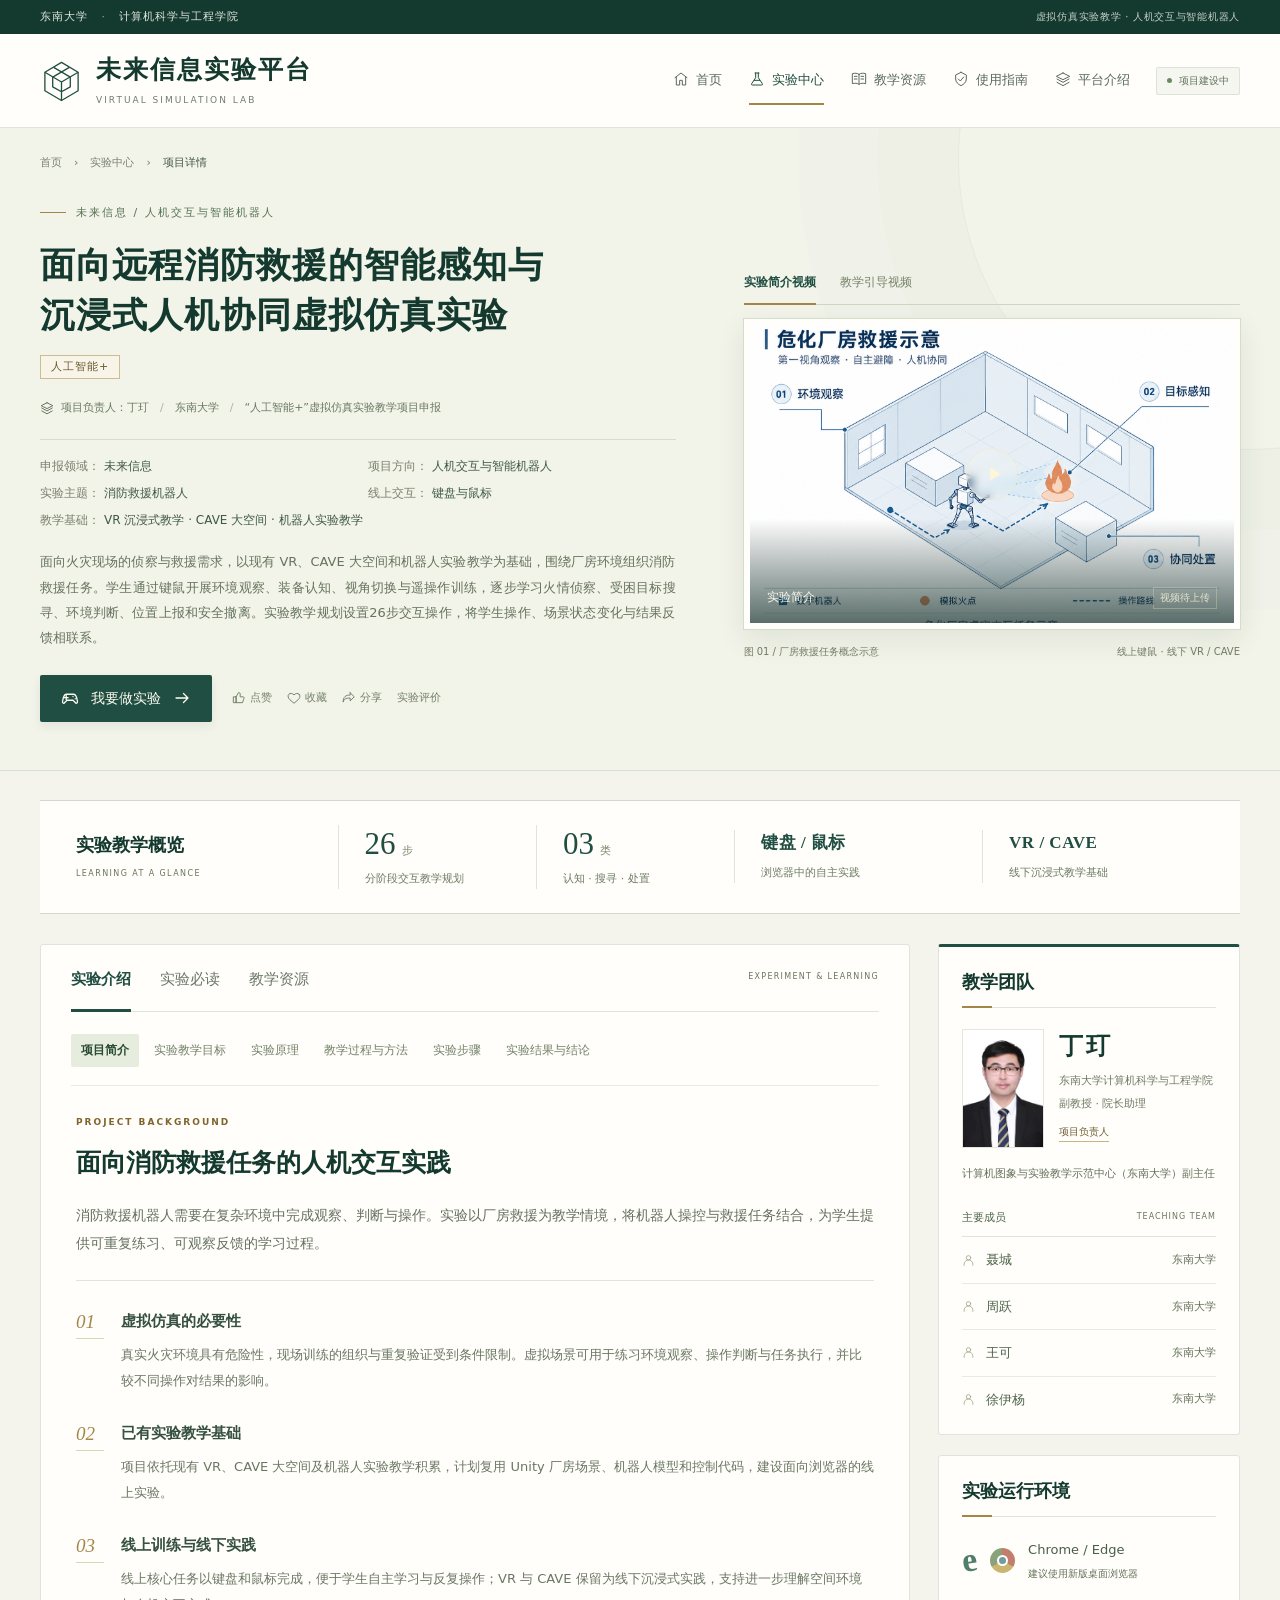
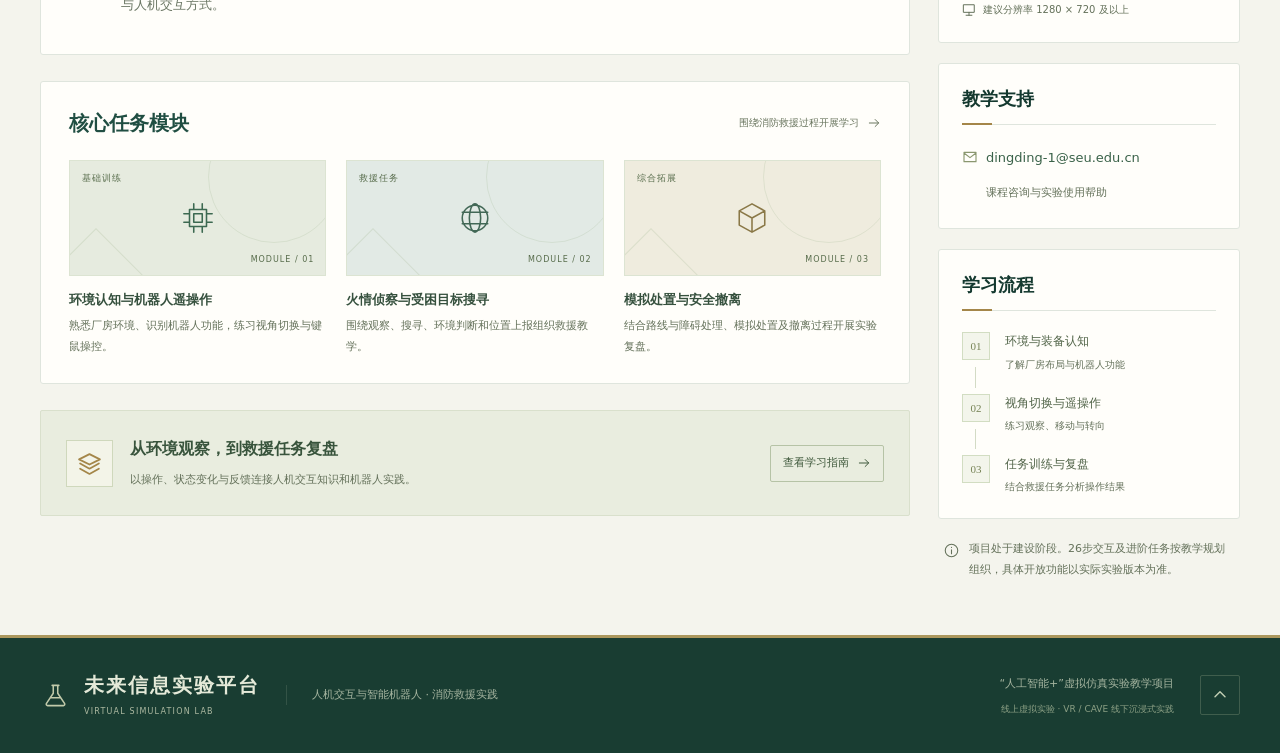
<file: index.html>
<!doctype html>
<html lang="zh-CN">
<head>
  <meta charset="utf-8">
  <meta name="viewport" content="width=device-width, initial-scale=1">
  <meta name="description" content="面向未来信息领域的人机交互与智能机器人方向，依托VR、CAVE大空间和机器人教学基础，开展面向远程消防救援的智能感知与沉浸式人机协同虚拟仿真实验。">
  <meta name="theme-color" content="#173f37">
  <title>面向远程消防救援的智能感知与沉浸式人机协同虚拟仿真实验 · 未来信息实验平台</title>
  <link rel="stylesheet" href="./academic.css?v=academic-20261019">
  <script src="./config.js?v=project-name-20261025-1" defer></script>
  <script src="./app.js?v=academic-20261019" defer></script>
</head>
<body>
  <a class="skip-link" href="#project-content">跳转到项目内容</a>
  <div class="institution-bar"><div class="container"><span>东南大学 <b>·</b> 计算机科学与工程学院</span><span>虚拟仿真实验教学 · 人机交互与智能机器人</span></div></div>
  <header class="site-header">
    <div class="header-inner container">
      <a class="brand" href="./" aria-label="实验教学平台首页">
        <span class="brand-mark" aria-hidden="true"><svg viewBox="0 0 44 44"><path d="M22 3 39 13v19L22 42 5 32V13Z"/><path d="m5 13 17 10 17-10M22 23v19M14 8l17 10v10l-9 5-9-5V18l17-10"/></svg></span>
        <span><strong id="brand-name">未来信息实验平台</strong><small>VIRTUAL SIMULATION LAB</small></span>
      </a>
      <nav class="main-nav" aria-label="主导航">
        <a href="./" class="nav-item"><span data-icon="home"></span>首页</a>
        <a href="#related" class="nav-item active"><span data-icon="flask"></span>实验中心</a>
        <a href="#project-content" class="nav-item" id="resources-nav"><span data-icon="book"></span>教学资源</a>
        <button class="nav-item" data-open="guide"><span data-icon="shield"></span>使用指南</button>
        <button class="nav-item" data-open="about"><span data-icon="layers"></span>平台介绍</button>
      </nav>
      <span class="preview-label"><i></i>项目建设中</span>
      <button class="mobile-menu icon-button" aria-label="展开导航" aria-expanded="false"><span data-icon="menu"></span></button>
    </div>
  </header>

  <main>
    <section class="project-hero" aria-labelledby="project-title">
      <div class="container">
        <div class="breadcrumb"><a href="./">首页</a><span>›</span><a href="#related">实验中心</a><span>›</span><span>项目详情</span></div>
        <div class="hero-grid">
          <div class="hero-copy">
            <div class="eyebrow"><span></span> 未来信息 / 人机交互与智能机器人</div>
            <div class="title-row"><h1 id="project-title"></h1><span class="project-badge">人工智能+</span></div>
            <p class="project-byline" id="project-byline"></p>
            <dl class="metadata" id="metadata"></dl>
            <p class="hero-description" id="project-description"></p>
            <div class="hero-actions">
              <button class="button button-primary" id="start-experiment"><span data-icon="gamepad"></span>我要做实验<span data-icon="arrow"></span></button>
              <div class="social-actions">
                <button id="like-button" aria-pressed="false"><span data-icon="like"></span><span>点赞</span></button>
                <button id="favorite-button" aria-pressed="false"><span data-icon="heart"></span><span>收藏</span></button>
                <button id="share-button"><span data-icon="share"></span>分享</button>
                <button id="rate-button">实验评价</button>
              </div>
            </div>
          </div>
          <div class="hero-media">
            <div class="media-heading" role="tablist" aria-label="视频类型">
              <button id="intro-video-tab" role="tab" aria-selected="true" aria-controls="video-panel" tabindex="0" data-video="intro">实验简介视频</button>
              <button id="guide-video-tab" role="tab" aria-selected="false" aria-controls="video-panel" tabindex="-1" data-video="guide">教学引导视频</button>
            </div>
            <div id="video-panel" role="tabpanel" aria-labelledby="intro-video-tab"><button class="video-poster" id="video-poster" aria-label="查看实验简介视频">
              <img id="project-poster" src="./assets/experiment-preview.svg" alt="虚拟实验场景示意，项目视频待上传">
              <span class="video-shade"></span><span class="play-icon"><svg viewBox="0 0 24 24" aria-hidden="true"><path d="m9 5 11 7-11 7Z" fill="currentColor"/></svg></span>
              <span class="poster-bottom"><span id="video-label">实验简介</span><span class="poster-chip">视频待上传</span></span>
            </button></div>
            <div class="media-note"><span>图 01 / 厂房救援任务概念示意</span><span>线上键鼠 · 线下 VR / CAVE</span></div>
          </div>
        </div>
      </div>
    </section>

    <div class="page-body container">
      <section class="teaching-overview" aria-label="实验教学概览">
        <div class="overview-label"><span>实验教学概览</span><small>LEARNING AT A GLANCE</small></div>
        <div><strong>26<span>步</span></strong><small>分阶段交互教学规划</small></div>
        <div><strong>03<span>类</span></strong><small>认知 · 搜寻 · 处置</small></div>
        <div><strong class="text-value">键盘 / 鼠标</strong><small>浏览器中的自主实践</small></div>
        <div><strong class="text-value">VR / CAVE</strong><small>线下沉浸式教学基础</small></div>
      </section>

      <div class="content-layout">
        <div class="content-main">
          <section class="panel introduction" id="project-content" aria-label="实验内容">
            <div class="primary-tabs" role="tablist" aria-label="项目信息">
              <button id="tab-introduction" role="tab" aria-selected="true" aria-controls="information-panel" tabindex="0" data-tab="introduction">实验介绍</button>
              <button id="tab-requirements" role="tab" aria-selected="false" aria-controls="information-panel" tabindex="-1" data-tab="requirements">实验必读</button>
              <button id="tab-resources" role="tab" aria-selected="false" aria-controls="information-panel" tabindex="-1" data-tab="resources">教学资源</button>
              <span class="tab-side-label">EXPERIMENT & LEARNING</span>
            </div>
            <div id="information-panel" role="tabpanel" aria-labelledby="tab-introduction" tabindex="0">
              <div class="secondary-tabs" role="tablist" aria-label="实验介绍目录" id="section-tabs"></div>
              <article id="article-content" role="tabpanel" tabindex="0"></article>
            </div>
          </section>

          <section class="panel related" id="related">
            <div class="section-heading"><h2 id="related-heading">核心任务模块</h2><span><span id="related-caption">围绕消防救援过程开展学习</span><span data-icon="arrow"></span></span></div>
            <div class="related-grid" id="related-grid"></div>
          </section>

          <section class="learning-banner"><div class="banner-symbol" data-icon="layers"></div><div><span>从环境观察，到救援任务复盘</span><p>以操作、状态变化与反馈连接人机交互知识和机器人实践。</p></div><button class="button button-outline" data-open="guide">查看学习指南 <span data-icon="arrow"></span></button></section>
        </div>

        <aside class="sidebar" aria-label="实验配套信息">
          <section class="panel browser-panel"><h2 class="underlined">实验运行环境</h2><div class="browser-row"><span class="browser-icon edge">e</span><span class="browser-icon chrome"><i></i></span><span>Chrome / Edge<small>建议使用新版桌面浏览器</small></span></div><div class="environment-note"><span data-icon="monitor"></span>建议分辨率 1280 × 720 及以上</div></section>
          <section class="panel support-panel"><h2 class="underlined">教学支持</h2><p class="support-line"><span data-icon="mail"></span><a id="support-contact"></a></p><small>课程咨询与实验使用帮助</small></section>
          <section class="panel team-panel"><h2 class="underlined">教学团队</h2><div class="lead-person"><img class="lead-photo" src="./assets/ding-ding.png" alt="项目负责人丁玎"><div><strong id="team-lead"></strong><span id="team-institution"></span><span id="team-title"></span><small>项目负责人</small></div></div><p id="team-appointment" class="team-appointment"></p><div class="team-divider"><span>主要成员</span><span>TEACHING TEAM</span></div><ul class="member-list" id="member-list"></ul></section>
          <section class="panel process-panel"><h2 class="underlined">学习流程</h2><ol><li><b>01</b><div>环境与装备认知<small>了解厂房布局与机器人功能</small></div></li><li><b>02</b><div>视角切换与遥操作<small>练习观察、移动与转向</small></div></li><li><b>03</b><div>任务训练与复盘<small>结合救援任务分析操作结果</small></div></li></ol></section>
          <div class="framework-note"><span data-icon="info"></span><p>项目处于建设阶段。26步交互及进阶任务按教学规划组织，具体开放功能以实际实验版本为准。</p></div>
        </aside>
      </div>
    </div>
  </main>

  <footer class="site-footer"><div class="container footer-inner"><a class="brand footer-brand" href="./"><span class="brand-mark" data-icon="flask"></span><span><strong id="footer-name">未来信息实验平台</strong><small>VIRTUAL SIMULATION LAB</small></span></a><p>人机交互与智能机器人 · 消防救援实践</p><div><span>“人工智能+”虚拟仿真实验教学项目</span><small>线上虚拟实验 · VR / CAVE 线下沉浸式实践</small></div><button id="back-top" aria-label="返回顶部"><span data-icon="up"></span></button></div></footer>

  <dialog id="modal" aria-labelledby="modal-title"><div class="modal-header"><span class="modal-eyebrow">VIRTUAL SIMULATION LAB</span><button class="icon-button" id="close-modal" aria-label="关闭弹窗"><span data-icon="close"></span></button></div><h2 id="modal-title"></h2><div id="modal-body"></div></dialog>
  <div class="toast" id="toast" role="status" aria-live="polite"></div>
</body>
</html>
</file>
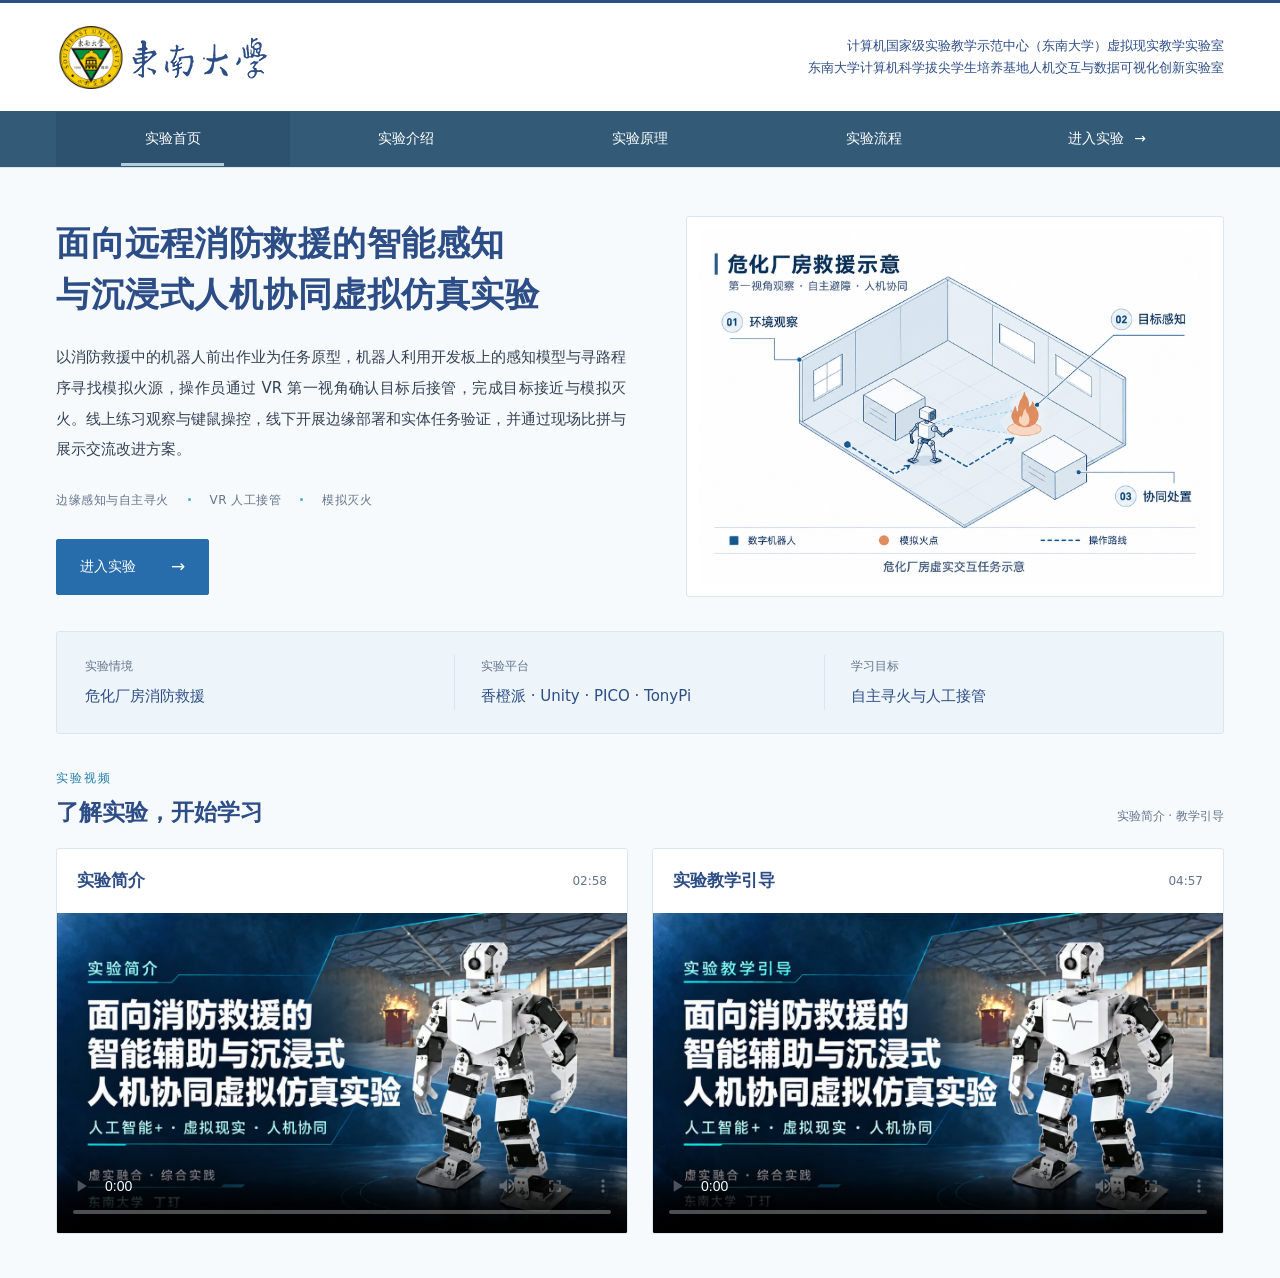
<file: experiment-guide/index.html>
<!doctype html>
<html lang="zh-CN">
<head>
  <meta charset="utf-8">
  <meta name="viewport" content="width=device-width, initial-scale=1">
  <meta name="description" content="以消防救援中的机器人前出作业为原型，结合边缘感知、自主寻火、VR 人工接管与模拟灭火，开展沉浸式人机协同和国产边缘智能实践。">
  <meta name="theme-color" content="#ffffff">
  <link rel="icon" type="image/png" href="./assets/seu-emblem.png?v=20261021-12">
  <title>面向远程消防救援的智能感知与沉浸式人机协同虚拟仿真实验 · 实验导览</title>
  <link rel="stylesheet" href="./guide.css?v=20261024-illustration-3">
  <script src="./guide.js?v=stop-movement-20261028-1" defer></script>
</head>
<body>
  <a class="skip-link" href="#main-content">跳转到主要内容</a>
  <header class="site-header">
    <div class="header-inner">
      <button class="university" type="button" data-home aria-label="返回实验首页">
        <svg class="official-logo" viewBox="0 0 225 63" width="225" height="63" role="img" aria-labelledby="identity-title">
          <title id="identity-title">东南大学</title>
          <defs>
            <clipPath id="identity-university"><rect x="75" width="150" height="46"/></clipPath>
            <mask id="identity-university-ink" maskUnits="userSpaceOnUse" x="75" y="0" width="150" height="63"><g transform="translate(0 8)"><image href="./assets/seu-cse-logo.png" width="969" height="63" clip-path="url(#identity-university)"/></g></mask>
          </defs>
          <image href="./assets/seu-emblem.png?v=20261021-12" width="70" height="63" preserveAspectRatio="xMidYMid meet"/>
          <rect x="75" width="150" height="63" fill="var(--primary)" mask="url(#identity-university-ink)"/>
        </svg>
      </button>
      <div class="header-context"><span>计算机国家级实验教学示范中心（东南大学）虚拟现实教学实验室</span><small>东南大学计算机科学拔尖学生培养基地人机交互与数据可视化创新实验室</small></div>
    </div>
    <nav class="site-navigation" aria-label="主要栏目"><div class="navigation-inner">
      <button type="button" data-home aria-current="page">实验首页</button>
      <button type="button" data-nav-module="intro">实验介绍</button>
      <button type="button" data-nav-module="principles">实验原理</button>
      <button type="button" data-nav-module="workflow">实验流程</button>
      <a class="navigation-enter" href="../unity/">进入实验 <span aria-hidden="true">→</span></a>
    </div></nav>
  </header>
  <main id="main-content" tabindex="-1">
    <div id="home-panel">
      <section class="hero page-width" aria-labelledby="experiment-title">
        <div class="hero-copy">
          <h1 id="experiment-title">面向远程消防救援的<span class="title-term">智能感知</span><span class="title-term">与沉浸式人机协同</span><span class="title-term">虚拟仿真实验</span></h1>
          <p class="hero-description">以消防救援中的机器人前出作业为任务原型，机器人利用开发板上的感知模型与寻路程序寻找模拟火源，操作员通过 VR 第一视角确认目标后接管，完成目标接近与模拟灭火。线上练习观察与键鼠操控，线下开展边缘部署和实体任务验证，并通过现场比拼与展示交流改进方案。</p>
          <div class="topics" aria-label="学习主题"><span>边缘感知与自主寻火</span><span>VR 人工接管</span><span>模拟灭火</span></div>
          <div class="hero-actions"><a class="primary-link" href="../unity/">进入实验 <span aria-hidden="true">→</span></a></div>
        </div>
        <figure class="study-figure">
          <img src="./assets/factory-study-redrawn.png?v=20261024-1" width="1507" height="1044" alt="危化厂房内教学机器人观察环境、感知模拟火点与开展协同处置的示意图">
        </figure>
      </section>
      <dl class="experiment-meta page-width" aria-label="实验基本信息">
        <div><dt>实验情境</dt><dd>危化厂房消防救援</dd></div>
        <div><dt>实验平台</dt><dd>香橙派 · Unity · PICO · TonyPi</dd></div>
        <div><dt>学习目标</dt><dd>自主寻火与人工接管</dd></div>
      </dl>
      <section class="home-videos page-width" aria-labelledby="home-videos-title">
        <div class="home-videos-heading"><div><span class="section-kicker">实验视频</span><h2 id="home-videos-title">了解实验，开始学习</h2></div><p>实验简介 · 教学引导</p></div>
        <div class="home-video-grid">
          <article class="home-video">
            <div class="video-heading"><h3 id="intro-video-title">实验简介</h3><span>02:58</span></div>
            <video controls playsinline preload="auto" poster="./assets/videos/experiment-introduction.jpg" width="1920" height="1080" aria-labelledby="intro-video-title">
              <source src="./assets/videos/experiment-introduction.mp4?v=ea559c0d0332dd0b" type="video/mp4">
              您的浏览器暂不支持视频播放，请<a href="./assets/videos/experiment-introduction.mp4?v=ea559c0d0332dd0b">打开实验简介视频</a>。
            </video>
          </article>
          <article class="home-video">
            <div class="video-heading"><h3 id="guide-video-title">实验教学引导</h3><span>04:57</span></div>
            <video controls playsinline preload="auto" poster="./assets/videos/teaching-guide.jpg" width="1920" height="1080" aria-labelledby="guide-video-title">
              <source src="./assets/videos/teaching-guide.mp4?v=0ab920247fb750a8" type="video/mp4">
              您的浏览器暂不支持视频播放，请<a href="./assets/videos/teaching-guide.mp4?v=0ab920247fb750a8">打开实验教学引导视频</a>。
            </video>
          </article>
        </div>
      </section>
    </div>
    <section id="detail-panel" class="detail page-width" hidden aria-labelledby="detail-title">
        <div class="detail-main">
      <div class="detail-location">当前位置：<button type="button" class="back-link" data-home>实验首页</button><span aria-hidden="true">／</span><span id="location-current">实验介绍</span></div>
      <div class="detail-heading"><div><h2 id="detail-title" tabindex="-1"></h2></div><span class="detail-context">面向远程消防救援的智能感知与沉浸式人机协同虚拟仿真实验</span></div>
      <div class="intro-tabs" role="tablist" aria-label="实验介绍栏目" id="intro-tabs">
        <button type="button" id="tab-overview" role="tab" aria-controls="module-content" aria-selected="true" data-tab="overview">实验概况</button>
        <button type="button" id="tab-operation" role="tab" aria-controls="module-content" aria-selected="false" tabindex="-1" data-tab="operation">操作说明</button>
        <button type="button" id="tab-interface" role="tab" aria-controls="module-content" aria-selected="false" tabindex="-1" data-tab="interface">界面说明</button>
      </div>
      <div class="module-content" id="module-content"></div>
        </div>
    </section>
  </main>
</body>
</html>
</file>
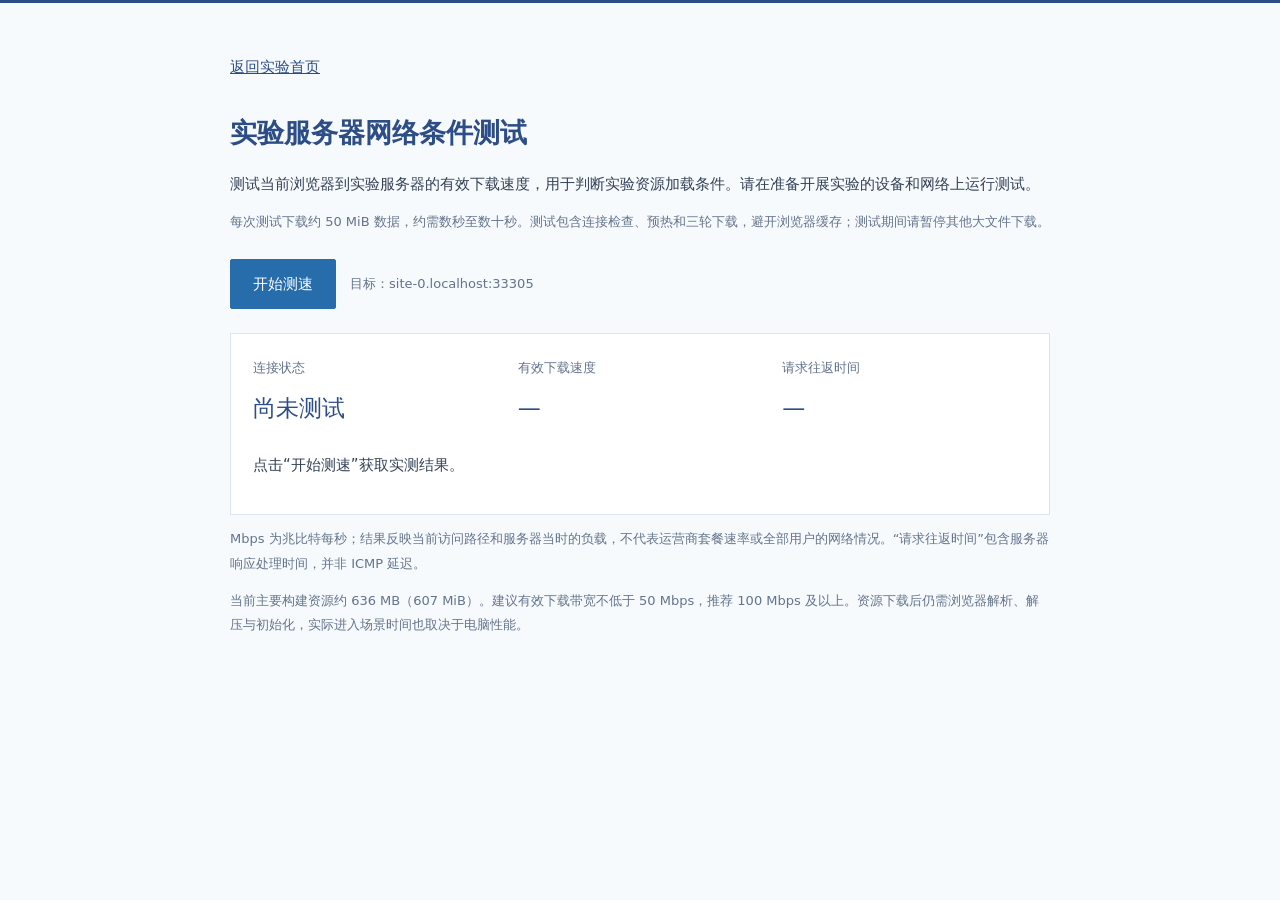
<file: network-test/index.html>
<!doctype html>
<html lang="zh-CN">
<head>
  <meta charset="utf-8">
  <meta name="viewport" content="width=device-width,initial-scale=1">
  <title>网络条件测试 · 虚拟仿真实验</title>
  <style>
    :root{color-scheme:light;--primary:#2C4D86;--paper:#F7FAFD;--surface:#fff;--ink:#334155;--muted:#64748B;--line:#D8E6F2;--button:#276DAB}
    *{box-sizing:border-box}body{margin:0;background:var(--paper);color:var(--ink);font:15px/1.9 "Microsoft YaHei",system-ui,sans-serif;border-top:3px solid var(--primary)}main{width:min(820px,calc(100% - 40px));margin:50px auto}a{color:var(--primary)}h1{color:var(--primary);font-size:27px;margin:25px 0 12px}p{margin:12px 0}.muted{font-size:13px;color:var(--muted)}button{font:inherit;cursor:pointer;padding:10px 22px;border:1px solid var(--button);background:var(--button);color:white;border-radius:2px}button:hover{background:#287AAD}button:disabled{opacity:.65;cursor:wait}button:focus-visible,a:focus-visible{outline:2px solid var(--primary);outline-offset:4px}.controls{display:flex;flex-wrap:wrap;gap:14px;align-items:center;margin:24px 0}.results{padding:22px;background:var(--surface);border:1px solid var(--line)}dl{display:grid;grid-template-columns:repeat(3,minmax(0,1fr));gap:20px;margin:0}dt{font-size:13px;color:var(--muted)}dd{margin:6px 0 0;font-size:23px;color:var(--primary);overflow-wrap:anywhere}#status{min-height:28px;margin:20px 0 0}#samples{padding:0;list-style:none;font-size:13px;color:var(--muted)}#timing{margin-top:25px;border-top:1px solid var(--line);padding-top:18px}progress{width:100%;height:8px;margin-top:20px;accent-color:var(--button)}[hidden]{display:none!important}@media(max-width:520px){main{margin-block:28px}h1{font-size:23px}dl{grid-template-columns:1fr;gap:14px}.results{padding:18px}dd{font-size:21px}}
  </style>
  <script src="./network-test.js?v=20261021-1" defer></script>
</head>
<body>
  <main>
    <a href="../experiment-guide/">返回实验首页</a>
    <h1>实验服务器网络条件测试</h1>
    <p>测试当前浏览器到实验服务器的有效下载速度，用于判断实验资源加载条件。请在准备开展实验的设备和网络上运行测试。</p>
    <p class="muted">每次测试下载约 50 MiB 数据，约需数秒至数十秒。测试包含连接检查、预热和三轮下载，避开浏览器缓存；测试期间请暂停其他大文件下载。</p>
    <div class="controls"><button id="start" type="button">开始测速</button><span class="muted" id="target"></span></div>
    <section class="results" aria-label="测速结果" aria-busy="false">
      <dl><div><dt>连接状态</dt><dd id="connection">尚未测试</dd></div><div><dt>有效下载速度</dt><dd id="speed">—</dd></div><div><dt>请求往返时间</dt><dd id="latency">—</dd></div></dl>
      <progress id="progress" max="3" value="0" hidden aria-label="已完成的下载轮次"></progress>
      <p id="status" role="status" aria-live="polite">点击“开始测速”获取实测结果。</p>
      <ul id="samples"></ul>
      <p class="muted" id="timing" hidden></p>
    </section>
    <p class="muted">Mbps 为兆比特每秒；结果反映当前访问路径和服务器当时的负载，不代表运营商套餐速率或全部用户的网络情况。“请求往返时间”包含服务器响应处理时间，并非 ICMP 延迟。</p>
    <p class="muted">当前主要构建资源约 636 MB（607 MiB）。建议有效下载带宽不低于 50 Mbps，推荐 100 Mbps 及以上。资源下载后仍需浏览器解析、解压与初始化，实际进入场景时间也取决于电脑性能。</p>
  </main>
</body>
</html>
</file>
<file: academic.css>
@charset "UTF-8";
:root{--green:#204e42;--deep:#14392f;--ink:#243b33;--muted:#66766e;--line:#dfe5dd;--paper:#fffefa;--bg:#f4f4ed;--gold:#a48649;--serif:"Noto Serif SC","Songti SC","SimSun",serif;--sans:"Microsoft YaHei","PingFang SC",system-ui,sans-serif}
*{box-sizing:border-box}html{scroll-behavior:smooth;scroll-padding-top:32px}body{margin:0;background:var(--bg);color:var(--ink);font:15px/1.8 var(--sans);-webkit-font-smoothing:antialiased}button,input{font:inherit}button,a{-webkit-tap-highlight-color:transparent}button{cursor:pointer;color:inherit;border:0}a{color:inherit;text-decoration:none}button:focus-visible,a:focus-visible,summary:focus-visible,[tabindex]:focus-visible{outline:3px solid #ad8c43;outline-offset:4px}svg{width:20px;height:20px;display:block;flex-shrink:0}img{max-width:100%;display:block}[hidden]{display:none!important}.container{width:min(1280px,calc(100% - 80px));margin-inline:auto}.skip-link{position:fixed;left:20px;top:-80px;background:var(--paper);padding:12px 22px;z-index:100}.skip-link:focus{top:12px}
/* Institutional heading */
.institution-bar{background:var(--deep);color:#e1e9df;font-size:11px;letter-spacing:1px}.institution-bar>.container{min-height:34px;display:flex;align-items:center;justify-content:space-between;gap:20px}.institution-bar b{font-weight:400;color:#b2a070;margin-inline:9px}.institution-bar span:last-child{font-size:10px;color:#c3d1c7;letter-spacing:.7px}.site-header{height:94px;background:var(--paper);border-bottom:1px solid var(--line);position:relative;z-index:5}.header-inner{height:100%;display:flex;align-items:center;gap:26px}.brand{display:flex;gap:13px;align-items:center;flex-shrink:0}.brand-mark{width:43px;height:48px;display:grid;place-items:center;color:var(--green)}.brand-mark svg{width:43px;height:48px;fill:none;stroke:currentColor;stroke-width:1.35;stroke-linejoin:round}.brand strong{display:block;font:700 25px/1.35 var(--serif);letter-spacing:2px;color:var(--deep)}.brand small{display:block;font-size:9px;letter-spacing:2px;color:#707d70;margin-top:6px}.main-nav{display:flex;gap:27px;margin-left:auto;height:100%;align-items:center}.nav-item{display:flex;gap:7px;align-items:center;padding:12px 0;background:none;color:#596a60;font-size:13px;white-space:nowrap;border-bottom:2px solid transparent}.nav-item svg{height:16px;width:16px;stroke-width:1.5}.nav-item:hover,.nav-item.active{color:var(--green)}.nav-item.active{border-bottom-color:var(--gold)}.preview-label{white-space:nowrap;padding:4px 10px;border:1px solid #dde3d8;background:#f4f6ef;border-radius:2px;font-size:10px;color:#63745d;display:flex;gap:7px;align-items:center}.preview-label i{width:5px;height:5px;background:#6b8a61;border-radius:50%}.icon-button{background:none;padding:8px;display:grid;place-items:center;border-radius:2px}.icon-button:hover{background:#e9eee5}.mobile-menu{display:none}
/* Project cover */
.project-hero{position:relative;background:#f2f3e9;border-bottom:1px solid #d9dfd2;padding:25px 0 48px;overflow:hidden}.project-hero:before{content:"";position:absolute;width:580px;height:580px;border:1px solid #b7c3ae33;border-radius:50%;right:-260px;top:-260px;box-shadow:0 0 0 80px #b7c3ae0a,0 0 0 160px #b7c3ae08;pointer-events:none}.project-hero>.container{position:relative}.breadcrumb{display:flex;gap:12px;align-items:center;font-size:11px;color:#788271;margin-bottom:30px}.breadcrumb a:hover{color:var(--green)}.breadcrumb>span:last-child{color:#405642}.hero-grid{display:grid;grid-template-columns:minmax(0,1.28fr) minmax(0,1fr);gap:68px;align-items:center}.eyebrow{display:flex;gap:10px;align-items:center;color:#557254;font-size:11px;font-weight:500;letter-spacing:2px;margin-bottom:17px}.eyebrow>span{width:26px;height:1px;background:var(--gold)}.title-row{display:flex;flex-direction:column;align-items:flex-start;gap:15px}h1{font:700 clamp(30px,2.7vw,41px)/1.45 var(--serif);letter-spacing:1px;margin:0;color:var(--deep);text-wrap:balance;max-width:590px}.project-badge{color:#69582e;border:1px solid #cbbd91;padding:1px 10px;font-size:11px;letter-spacing:1px;background:#f8f5e8}.project-byline{display:flex;align-items:center;flex-wrap:wrap;gap:7px;color:#697862;font-size:11px;margin:19px 0 22px}.project-byline svg{width:14px;height:14px}.project-byline b{font-weight:400;color:#adb49f;margin:0 4px}.metadata{margin:0;display:grid;grid-template-columns:1fr 1fr;gap:5px 20px;font-size:12px;border-top:1px solid #d6ddcb;padding-top:16px}.metadata>div{display:flex;gap:4px}.metadata>div:last-child{grid-column:1/-1}.metadata dt{color:#79816d;flex-shrink:0}.metadata dd{margin:0;color:#3f5947}.hero-description{font-size:13px;line-height:1.95;color:#65735d;margin:18px 0 24px;text-align:justify}.hero-actions{display:flex;gap:20px;align-items:center;flex-wrap:wrap}.button{display:inline-flex;gap:12px;align-items:center;justify-content:center;padding:13px 21px;border-radius:2px;font-size:14px;line-height:1.5;font-weight:500;transition:background .2s,transform .2s}.button-primary{background:var(--green);color:#fffdf1;box-shadow:0 4px 10px #1a493514}.button-primary:hover{background:#163d30;transform:translateY(-1px)}.button svg{width:18px;height:18px}.social-actions{display:flex;align-items:center;gap:15px}.social-actions button{display:flex;align-items:center;gap:4px;padding:5px 0;font-size:11px;background:none;color:#75816c}.social-actions svg{width:14px;height:14px}.social-actions button:hover,.social-actions button[aria-pressed=true]{color:var(--deep)}.social-actions button[aria-pressed=true] svg{fill:#d6dfcc}.hero-media{min-width:0}.media-heading{display:flex;gap:24px;margin-bottom:14px;border-bottom:1px solid #cdd7c4}.media-heading button{padding:9px 0;background:none;color:#758168;font-size:12px;border-bottom:2px solid transparent;margin-bottom:-1px}.media-heading button[aria-selected=true]{color:var(--green);border-bottom-color:var(--gold);font-weight:600}.video-poster{padding:0;display:block;position:relative;width:100%;aspect-ratio:16/10;overflow:hidden;background:var(--deep);border:6px solid var(--paper);box-shadow:0 10px 28px #243e2517;outline:1px solid #d4ddca;text-align:left}.video-poster img{width:100%;height:100%;object-fit:cover}.video-shade{position:absolute;inset:0;background:linear-gradient(transparent 65%,#102c27b0)}.play-icon{position:absolute;top:50%;left:50%;width:52px;height:52px;margin:-26px 0 0 -26px;border-radius:50%;display:grid;place-items:center;background:#f9faed22;border:1px solid #f3e9c888;color:#fff6d7;backdrop-filter:blur(4px);transition:background .2s}.play-icon svg{width:22px;height:22px;margin-left:3px}.video-poster:hover .play-icon{background:#fff4d44d}.poster-bottom{position:absolute;bottom:14px;left:17px;right:17px;display:flex;justify-content:space-between;align-items:center;color:#faf8ed;font-size:12px}.poster-chip{font-size:10px;border:1px solid #ddd9b35c;padding:1px 6px;color:#e4e5cd}.media-note{display:flex;align-items:center;justify-content:space-between;gap:15px;color:#727d64;font-size:10px;margin-top:14px}
/* Learning overview and reading area */
.page-body{padding-top:29px;padding-bottom:54px}.teaching-overview{display:grid;grid-template-columns:1.16fr .8fr .8fr 1fr 1fr;background:var(--paper);border-block:1px solid #d0d9ca;margin-bottom:30px;padding:24px 10px;align-items:center}.teaching-overview>div{padding:0 26px;min-width:0;border-left:1px solid var(--line)}.teaching-overview>div:first-child{border:0}.overview-label>span{display:block;font:600 18px/1.5 var(--serif);color:var(--deep)}.overview-label small{font-size:8px!important;letter-spacing:1.4px;color:#8a8e76!important;margin-top:8px!important}.teaching-overview strong{display:block;font:400 31px/1.2 Georgia,serif;color:var(--green)}.teaching-overview strong>span{font:11px var(--sans);margin-left:6px;color:#77846b}.teaching-overview .text-value{font:600 17px/1.5 var(--serif);letter-spacing:.5px}.teaching-overview small{font-size:11px;color:#6d7b64;display:block;margin-top:7px}.panel{background:var(--paper);border:1px solid var(--line);border-radius:3px}.content-layout{display:grid;grid-template-columns:minmax(0,1fr) 302px;gap:28px;align-items:start}.content-main{min-width:0}.introduction{padding:0 30px 32px;scroll-margin-top:25px}.primary-tabs{display:flex;gap:29px;border-bottom:1px solid var(--line);align-items:center}.primary-tabs button{position:relative;background:none;padding:21px 0 18px;font-size:15px;color:#6b7768;white-space:nowrap}.primary-tabs button[aria-selected=true]{color:var(--green);font-weight:600}.primary-tabs button[aria-selected=true]:after{content:"";position:absolute;bottom:-1px;left:0;right:0;height:3px;background:var(--green)}.primary-tabs button:hover{color:var(--deep)}.tab-side-label{margin-left:auto;color:#8c937f;font-size:8px;letter-spacing:1.3px;white-space:nowrap}.secondary-tabs{display:flex;flex-wrap:wrap;gap:5px;margin:22px 0 28px;padding-bottom:18px;border-bottom:1px solid #e9ece2}.secondary-tabs button{padding:6px 10px;font-size:12px;color:#748169;background:none;border-radius:2px}.secondary-tabs button[aria-selected=true]{background:#e6eddf;color:#294b34;font-weight:600}.secondary-tabs button:hover{background:#eef1e8}#article-content{padding:0 5px 4px;min-height:350px}#article-content:focus{outline-offset:6px}.article-eyebrow{font-size:9px;letter-spacing:2px;color:var(--gold);margin-bottom:12px;font-weight:600}#article-content h2{font:600 25px/1.65 var(--serif);color:var(--deep);margin:0 0 17px;text-wrap:balance}#article-content>.lead{font-size:14px;line-height:2;color:#65715f;padding-bottom:23px;border-bottom:1px solid var(--line);margin:0 0 27px;text-align:justify}.objective-list{display:grid;gap:26px}.objective{display:flex;gap:17px;align-items:flex-start}.objective .point-number{color:var(--gold);font:italic 19px/1.5 Georgia,serif;flex-shrink:0;width:28px;border-bottom:1px solid #ddd3b5;padding-bottom:2px}.objective strong{font-size:15px;font-weight:600;color:#36513f}.objective p{font-size:13px;color:#6a7663;line-height:2;margin:7px 0 0}
.workflow-list{display:grid;gap:12px}.workflow-stage{border:1px solid #dfe5d7;border-radius:2px;background:#fafbf5}.workflow-stage>summary{display:flex;align-items:flex-start;gap:13px;padding:16px;cursor:pointer;list-style:none}.workflow-stage>summary::-webkit-details-marker{display:none}.workflow-stage>summary:hover{background:#f0f3e8}.workflow-stage h3{font-size:14px;font-weight:500;line-height:1.8;margin:0;flex:1}.stage-number{font:italic 17px/1.5 Georgia,serif;color:var(--gold)}.stage-toggle{font-size:17px;color:#718068;transition:transform .2s}.workflow-stage[open] .stage-toggle{transform:rotate(45deg)}.workflow-stage[open]>summary{border-bottom:1px solid #dfe5d7}.workflow-steps{list-style:none;padding:10px 20px 10px 16px;margin:0}.workflow-steps li{display:flex;gap:15px;padding:13px 0}.workflow-steps li+li{border-top:1px solid #e7ebdf}.step-number{font-size:10px;color:#718369;line-height:26px;flex-shrink:0}.workflow-steps strong{font-size:13px;font-weight:600}.workflow-steps p{font-size:12px;line-height:1.95;color:#6a7663;margin:5px 0 0}.requirements-list{padding:0;list-style:none;display:grid;gap:21px;margin-top:24px}.requirements-list li{display:flex;gap:16px;color:#65715e;font-size:13px;line-height:1.95}.requirements-list li>span{color:var(--gold);font:italic 18px/1.5 Georgia,serif;flex-shrink:0}.resource-list{display:grid;gap:13px;margin-top:25px}.resource-item{display:flex;gap:13px;align-items:center;border:1px solid #dde4d5;padding:16px;background:#fafbf4;border-radius:2px}.file-icon{width:33px;color:#6e835d;flex-shrink:0}.resource-item>div{min-width:0}.resource-item strong{font-size:13px;display:block}.resource-item small{font-size:11px;color:#78836b;display:block;margin-top:4px}.resource-item button,.resource-item>a{font-size:11px;color:var(--green);background:#e6eddf;padding:7px 11px;white-space:nowrap;margin-left:auto}.empty-description{font-size:13px;color:#6a7762;line-height:1.9}
/* Task modules */
.related{margin-top:26px;padding:26px 28px;scroll-margin-top:25px}.section-heading{display:flex;align-items:center;justify-content:space-between;gap:15px;margin-bottom:22px}.section-heading h2{font:600 20px/1.5 var(--serif);margin:0;color:var(--green)}.section-heading>span{display:flex;gap:8px;align-items:center;color:#8a917d;font-size:10px}.section-heading>span svg{width:14px;height:14px}.related-grid{display:grid;grid-template-columns:repeat(3,minmax(0,1fr));gap:20px}.experiment-card{background:none;display:flex;flex-direction:column;align-items:stretch;text-align:left;padding:0;min-width:0}.card-art{height:116px;background:#e6ebdf;position:relative;display:flex;justify-content:center;align-items:center;color:#3c6951;border:1px solid #dce4d2;overflow:hidden}.card-art:before{content:"";position:absolute;width:130px;height:130px;border:1px solid #97ae8633;border-radius:50%;right:-15px;top:-50px}.card-art:after{content:"";position:absolute;width:70px;height:70px;border:1px solid #97ae8638;transform:rotate(45deg);bottom:-40px;left:-10px}.card-art.teal{background:#e2eae5;color:#426856}.card-art.purple{background:#efecde;color:#8a7847}.card-art svg{width:34px;height:34px;stroke-width:1.1;transition:transform .25s}.experiment-card:hover .card-art svg{transform:translateY(-3px)}.category{position:absolute;left:12px;top:9px;font-size:9px;letter-spacing:1px;color:#6a7a60}.art-code{position:absolute;right:11px;bottom:7px;font-size:8px;letter-spacing:1px;color:#7e8b71}.experiment-card strong{font-size:13px;font-weight:600;margin:13px 0 5px;color:#36513e;line-height:1.7}.experiment-card>small{font-size:11px;color:#7c8772;line-height:1.9}.learning-banner{display:flex;gap:17px;align-items:center;background:#e9eddf;border:1px solid #d9e0cc;padding:25px;margin-top:26px;border-radius:2px}.banner-symbol{color:var(--gold);padding:10px;border:1px solid #cfd8bc;background:#f3f4e8}.banner-symbol svg{width:25px;height:25px}.learning-banner>div>span{font:600 16px/1.5 var(--serif);color:#38543c}.learning-banner p{font-size:11px;margin:7px 0 0;color:#788268}.button-outline{border:1px solid #b6c3a6;color:#405a3d;background:transparent}.button-outline:hover{background:#dfe7d4}.learning-banner .button{margin-left:auto;font-size:11px;padding:9px 12px;gap:8px;white-space:nowrap}.button-outline svg{width:14px;height:14px}
/* Faculty and teaching support */
.sidebar{display:grid;gap:20px}.sidebar .panel{padding:23px}.underlined{font:600 18px/1.4 var(--serif);position:relative;padding-bottom:12px;border-bottom:1px solid var(--line);margin:0 0 21px;color:var(--deep)}.underlined:after{content:"";position:absolute;left:0;bottom:-1px;width:30px;height:2px;background:var(--gold)}.team-panel{grid-row:1;border-top:3px solid var(--green)}.lead-person{display:flex;align-items:flex-start;gap:15px}.lead-photo{width:82px;height:119px;object-fit:cover;flex-shrink:0;background:#fff;border:1px solid #e4e6dd}.lead-person>div{min-width:0}.lead-person strong{display:block;font:600 24px/1.3 var(--serif);letter-spacing:3px;color:var(--deep);margin:2px 0 9px}.lead-person div>span{display:block;color:#6e7a63;font-size:11px;line-height:1.75;margin-top:4px}.lead-person small{font-size:10px;display:inline-block;color:#6e5d34;border-bottom:1px solid #c6b583;margin-top:10px;line-height:1.8}.team-appointment{font-size:11px;color:#758066;line-height:1.9;margin:16px 0 0}.team-divider{display:flex;align-items:center;justify-content:space-between;border-bottom:1px solid var(--line);font-size:11px;color:#4d654b;margin:23px 0 0;padding-bottom:9px}.team-divider>span:last-child{color:#8e977f;letter-spacing:1px;font-size:8px}.member-list{list-style:none;margin:0;padding:0}.member-list li{display:flex;gap:11px;align-items:center;color:#4e644a;font-size:13px;padding:11px 0;border-bottom:1px solid #e8ebe1}.member-list li:last-child{border:0;padding-bottom:0}.member-list svg{width:13px;height:13px;color:#9ca98b;stroke-width:1.5}.member-list small{margin-left:auto;font-size:11px;color:#8a947c}.browser-row{display:flex;gap:13px;align-items:center}.browser-row>span:last-child{font-size:13px;color:#496047}.browser-row small{font-size:10px;display:block;margin-top:3px;color:#889278}.browser-icon.edge{font:bold 34px/1 Georgia,serif;color:#4f7e6c;transform:rotate(-8deg)}.browser-icon.chrome{width:25px;height:25px;border-radius:50%;display:grid;place-items:center;background:conic-gradient(#c37d6d 0deg 120deg,#cbb571 120deg 240deg,#8aa27a 240deg);flex-shrink:0}.browser-icon.chrome i{width:11px;height:11px;background:#729b9c;border:2px solid #fff;border-radius:50%}.environment-note{display:flex;gap:7px;align-items:center;color:#869177;font-size:10px;line-height:1.8;margin-top:18px}.environment-note svg{width:14px;height:14px}.support-line{display:flex;gap:8px;align-items:center;font-size:13px;color:#3a6249;margin:0 0 9px;overflow-wrap:anywhere}.support-line svg{width:16px;height:16px;color:#8a976f}.support-line a:hover{text-decoration:underline}.support-panel>small{color:#859176;font-size:11px;padding-left:24px}.process-panel ol{list-style:none;margin:0;padding:0;display:grid;gap:21px}.process-panel li{display:flex;gap:15px;position:relative}.process-panel li:not(:last-child):after{content:"";position:absolute;left:13px;top:35px;bottom:-15px;border-left:1px solid #d3dbc5}.process-panel li>b{width:28px;height:28px;border:1px solid #d2ddc2;font:400 11px/26px Georgia,serif;text-align:center;color:#758254;flex-shrink:0;background:#f3f5eb}.process-panel li>div{color:#506347;font-size:12px;line-height:1.6}.process-panel small{display:block;font-size:10px;color:#8a957b;margin-top:5px}.framework-note{display:flex;gap:10px;padding:0 6px;color:#849075}.framework-note svg{width:15px;height:15px;margin-top:4px}.framework-note p{font-size:11px;line-height:1.9;margin:0}
/* Footer, dialog and feedback */
.site-footer{padding:34px 0;background:#193d32;color:#a6b5a0;border-top:3px solid #ab975d}.footer-inner{display:flex;gap:26px;align-items:center}.footer-brand .brand-mark{width:31px;height:35px;color:#c1caaa}.footer-brand .brand-mark svg{width:27px;height:29px}.footer-brand strong{font-size:20px;color:#e4e9d8}.footer-brand small{font-size:8px;color:#acb9a1;letter-spacing:1.2px}.footer-inner>p{font-size:11px;border-left:1px solid #e2eaca22;padding-left:25px;line-height:1.8}.footer-inner>div{margin-left:auto;text-align:right;font-size:11px}.footer-inner>div>small{display:block;font-size:9px;margin-top:7px;color:#8ca085}.footer-inner>button{padding:9px;border:1px solid #8ca08555;background:none;color:#c0ceb3;border-radius:2px}.footer-inner>button:hover{background:#315441}dialog{width:min(580px,calc(100% - 32px));border:1px solid #ccd7c2;border-top:3px solid var(--green);border-radius:3px;padding:25px 30px 30px;color:var(--ink);background:var(--paper);box-shadow:0 25px 100px #10251d33;max-height:85vh;overflow:auto}dialog::backdrop{background:#16342699;backdrop-filter:blur(3px)}.modal-header{display:flex;justify-content:space-between;align-items:center}.modal-eyebrow{font-size:9px;letter-spacing:1.7px;color:var(--gold)}dialog h2{font:600 24px/1.6 var(--serif);margin:13px 0 20px;color:var(--deep)}#modal-body{font-size:13px;line-height:2;color:#64745a}#modal-body p{margin:0 0 17px}#modal-body ul,#modal-body ol{padding-left:22px}#modal-body li+li{margin-top:9px}.modal-hint{font-size:12px;background:#edf1e3;padding:15px;color:#708363;border-left:2px solid #c0c99e}#modal-body video{width:100%;background:var(--deep)}#modal-body code{overflow-wrap:anywhere}.modal-actions{margin-top:22px;display:flex;justify-content:flex-end;gap:10px}.modal-actions .button{font-size:12px}.rating-input{display:flex;gap:9px;margin:15px 0}.rating-input button{font-size:31px;background:none;padding:0 3px;color:#d2d8c8}.rating-input button.selected{color:#b59445}.share-input{width:100%;background:#f2f5e9;border:1px solid #ccd7be;border-radius:2px;padding:11px;font-size:12px;color:#4b6740}.toast{position:fixed;bottom:30px;left:50%;transform:translate(-50%,15px);opacity:0;visibility:hidden;pointer-events:none;background:#244e3ef5;color:#fffbea;padding:11px 22px;font-size:12px;border-radius:2px;transition:.2s;z-index:100;max-width:calc(100% - 32px);text-align:center}.toast.visible{visibility:visible;opacity:1;transform:translate(-50%,0)}body.modal-open{overflow:hidden}
@media(min-width:1600px){.project-hero{padding-bottom:56px}.hero-grid{gap:80px}}
@media(max-width:1190px){.container{width:calc(100% - 56px)}.main-nav{gap:19px}.nav-item{font-size:12px}.brand strong{font-size:22px}.preview-label{display:none}.hero-grid{gap:36px}.teaching-overview>div{padding-inline:20px}.content-layout{grid-template-columns:minmax(0,1fr) 285px;gap:22px}.introduction{padding-inline:25px}.tab-side-label{display:none}.related{padding:23px}.related-grid{gap:15px}.learning-banner{flex-wrap:wrap}.learning-banner .button{margin-left:62px}.footer-inner>p{display:none}}
@media(max-width:960px){.hero-grid{gap:30px;grid-template-columns:minmax(0,1.1fr) minmax(0,1fr)}h1{font-size:30px}.brand strong{font-size:20px}.main-nav{gap:17px}.nav-item>span{display:none}.hero-description{font-size:12px}.metadata{font-size:11px;gap:6px 10px}.project-byline{font-size:10px}.social-actions{gap:12px}.media-heading{gap:18px}.media-note{flex-wrap:wrap;gap:3px}.teaching-overview{grid-template-columns:1.1fr .7fr .7fr 1fr}.teaching-overview>div:last-child{display:none}.overview-label>span{font-size:16px}.teaching-overview strong{font-size:27px}.teaching-overview>div{padding-inline:19px}.teaching-overview small{font-size:10px}.content-layout{grid-template-columns:minmax(0,1fr) 260px;gap:20px}.sidebar .panel{padding:20px}.lead-photo{width:69px;height:100px}.lead-person{gap:12px}.lead-person strong{font-size:23px}.lead-person div>span{font-size:10px}.introduction{padding:0 22px 26px}.primary-tabs{gap:24px}.primary-tabs button{font-size:14px}.secondary-tabs{gap:3px}.secondary-tabs button{font-size:11px;padding:5px 8px}#article-content h2{font-size:23px}.objective p{font-size:12px}.section-heading>span{display:none}.related-grid{gap:13px}.card-art{height:96px}.experiment-card strong{font-size:12px}.experiment-card>small{font-size:10px}}
@media(max-width:760px){.container{width:calc(100% - 36px)}.institution-bar>.container{min-height:30px}.institution-bar{font-size:10px;letter-spacing:.4px}.institution-bar span:last-child{display:none}.site-header{height:77px}.brand strong{font-size:21px}.brand small{font-size:7px;letter-spacing:1.6px}.brand-mark,.brand-mark svg{width:33px;height:39px}.brand{gap:10px}.header-inner{justify-content:space-between}.mobile-menu{display:grid;color:var(--green)}.main-nav{display:none;position:absolute;top:77px;left:0;right:0;height:auto;margin:0;padding:14px 18px;background:var(--paper);border-bottom:1px solid var(--line);gap:10px;box-shadow:0 12px 20px #243b3310;justify-content:space-between}.main-nav.open{display:flex}.nav-item{font-size:11px;padding:6px 0}.nav-item>span{display:none}.project-hero{padding:18px 0 30px}.breadcrumb{font-size:10px;margin-bottom:23px;gap:10px}.hero-grid{grid-template-columns:1fr;gap:29px}.eyebrow{font-size:10px;letter-spacing:1px;margin-bottom:13px}h1{font-size:32px;max-width:600px}.title-row{gap:12px}.project-badge{font-size:10px}.project-byline{margin:16px 0;font-size:10px;gap:4px}.project-byline b{margin:0 3px}.project-byline svg{display:none}.metadata{font-size:11px;gap:7px 15px;padding-top:15px}.hero-description{font-size:13px;line-height:1.95;margin:16px 0 22px}.hero-actions{gap:16px}.button{font-size:13px;padding:12px 18px}.social-actions{gap:14px;flex-wrap:wrap}.social-actions button{font-size:11px}.hero-media{max-width:600px;width:100%;margin-inline:auto}.video-poster{aspect-ratio:16/9}.media-heading{margin-bottom:12px}.media-note{font-size:9px;justify-content:space-between;gap:10px}.page-body{padding-top:21px;padding-bottom:33px}.teaching-overview{grid-template-columns:1fr 1fr;padding:18px 0;margin-bottom:22px;gap:20px 0}.overview-label{grid-column:1/-1;display:flex;align-items:center;justify-content:space-between;border-bottom:1px solid var(--line)!important;padding-bottom:13px!important}.overview-label small{margin-top:0!important}.teaching-overview>div{padding:0 18px}.teaching-overview>div:last-child{display:block}.teaching-overview>div:nth-child(even){border-left:0}.teaching-overview strong{font-size:29px}.teaching-overview .text-value{font-size:16px}.teaching-overview small{font-size:10px}.content-layout{grid-template-columns:1fr;gap:23px}.introduction{padding:0 20px 25px}.primary-tabs{gap:28px}.primary-tabs button{font-size:14px;padding:18px 0 15px}.secondary-tabs{gap:4px;margin:18px 0 23px;padding-bottom:16px}.secondary-tabs button{font-size:11px;padding:5px 8px}#article-content{padding-inline:0}#article-content h2{font-size:23px}#article-content>.lead{font-size:13px;line-height:1.95;margin-bottom:23px;padding-bottom:20px}.article-eyebrow{font-size:8px;letter-spacing:1.7px}.objective-list{gap:23px}.objective{gap:14px}.objective strong{font-size:14px}.objective p{font-size:12px;line-height:2}.objective .point-number{font-size:18px;width:23px}.workflow-stage>summary{padding:13px;gap:10px}.workflow-stage h3{font-size:12px}.workflow-steps{padding-inline:13px}.workflow-steps li{gap:12px}.workflow-steps p{font-size:11px}.requirements-list li{font-size:12px}.resource-item{padding:12px;gap:10px}.resource-item strong{font-size:12px}.resource-item small{font-size:10px}.resource-item .file-icon{width:24px}.resource-item button,.resource-item>a{padding:6px;font-size:10px}.related{margin-top:22px;padding:22px 20px}.section-heading h2{font-size:19px}.related-grid{grid-template-columns:1fr;gap:21px}.experiment-card{display:grid;grid-template-columns:110px 1fr;gap:0 15px;align-items:center}.card-art{height:90px;grid-row:span 2}.experiment-card strong{margin:0;align-self:end;font-size:13px}.experiment-card>small{margin-top:5px;align-self:start;font-size:11px}.category{font-size:8px;left:9px;top:6px}.art-code{font-size:6px;right:8px;bottom:6px}.card-art svg{width:29px;height:29px}.learning-banner{padding:20px;gap:15px;margin-top:22px}.learning-banner>div:nth-child(2){flex:1;min-width:0}.learning-banner>div>span{font-size:15px}.learning-banner p{font-size:10px}.banner-symbol{padding:8px}.banner-symbol svg{width:23px;height:23px}.learning-banner .button{margin-left:56px;font-size:11px}.sidebar{grid-template-columns:1fr 1fr;gap:18px}.team-panel{grid-column:1/-1;grid-row:1}.sidebar .panel{padding:21px}.lead-photo{width:87px;height:126px}.lead-person{gap:19px}.lead-person strong{font-size:26px}.lead-person div>span{font-size:12px}.team-appointment{font-size:12px}.underlined{font-size:18px}.member-list{display:grid;grid-template-columns:1fr 1fr;gap:0 24px}.member-list li{font-size:12px}.member-list li:nth-last-child(2){border-bottom:0}.member-list small{font-size:10px}.browser-panel,.support-panel,.process-panel,.framework-note{grid-column:1/-1}.browser-row>span:last-child{font-size:13px}.browser-row small{font-size:11px}.environment-note{font-size:11px}.process-panel ol{gap:22px}.process-panel li>div{font-size:13px}.process-panel small{font-size:11px}.framework-note{padding-inline:5px}.site-footer{padding:28px 0}.footer-inner{flex-wrap:wrap;gap:21px}.footer-brand strong{font-size:20px}.footer-inner>div{order:3;flex:1 1 100%;margin:0;text-align:left;font-size:10px;padding-top:16px;border-top:1px solid #8ca08544}.footer-inner>button{margin-left:auto}.footer-inner>div>small{font-size:9px}dialog{padding:22px}dialog h2{font-size:22px}}
@media(max-width:760px){.learning-banner{display:grid;grid-template-columns:41px minmax(0,1fr);gap:15px}.learning-banner .button{grid-column:2;justify-self:start;margin-left:0}.learning-banner>div:nth-child(2){min-width:0}}
@media(max-width:480px){.metadata{grid-template-columns:1fr}.metadata>div{display:grid;grid-template-columns:65px minmax(0,1fr);gap:4px}}
@media(max-width:380px){h1{font-size:28px}.hero-actions{gap:15px}.social-actions{gap:13px}.primary-tabs{gap:22px}.member-list{grid-template-columns:1fr}.member-list li:nth-last-child(2){border-bottom:1px solid #e8ebe1}.overview-label{flex-wrap:wrap;gap:8px}.resource-item small{font-size:9px}.brand strong{font-size:19px}.brand small{font-size:6px}}
@media(prefers-reduced-motion:reduce){html{scroll-behavior:auto}*,*:before,*:after{transition:none!important}}
/* Small labels use stronger ink; pale gold is reserved for rules and accents. */
.article-eyebrow,.modal-eyebrow{color:#80652e}
.member-list small,.support-panel>small,.browser-row small,.environment-note,.process-panel small,.framework-note,.team-appointment,.experiment-card>small,.learning-banner p,.empty-description{color:#64715a}
.tab-side-label,.team-divider>span:last-child,.section-heading>span{color:#6a765f}
.category,.art-code{color:#566b4a}
.overview-label small{color:#6a745b!important}
</file>
<file: experiment-guide/guide.css>
:root{
  color-scheme:light;
  --primary:#2C4D86;
  --nav:#335B78;
  --nav-active:#2C526F;
  --nav-marker:#B4CCD9;
  --nav-hover:color-mix(in srgb,var(--nav) 88%,var(--surface));
  --accent:#227DA8;
  --cyan:#42AED5;
  --paper:#F7FAFD;
  --surface:#FFFFFF;
  --info:#EDF5FB;
  --line:#D8E6F2;
  --ink:#334155;
  --muted:#64748B;
  --button:#276DAB;
  --button-hover:#287AAD;
  --sans:"Microsoft YaHei","PingFang SC",system-ui,sans-serif;
}
*{box-sizing:border-box;}
html{scroll-behavior:smooth;}
body{margin:0;background:var(--paper);color:var(--ink);font-family:var(--sans);font-size:14px;line-height:1.85;min-height:100vh;display:flex;flex-direction:column;}
button,a{-webkit-tap-highlight-color:transparent;}button{font:inherit;cursor:pointer;}a{color:inherit;}
button:focus-visible,a:focus-visible,summary:focus-visible{outline:2px solid var(--accent);outline-offset:4px;}
[hidden]{display:none!important;}main{flex:1;outline:none;}
.page-width,.header-inner,.footer-inner{width:min(1200px,calc(100% - 112px));margin-inline:auto;}
.skip-link{position:fixed;left:20px;top:12px;transform:translateY(-180%);z-index:10;background:var(--surface);color:var(--ink);padding:8px 16px;text-decoration:none;}.skip-link:focus{transform:none;}
.site-header{border-top:3px solid var(--line);border-bottom:1px solid var(--line);background:var(--surface);}
.header-inner{position:relative;min-height:88px;display:flex;align-items:center;gap:23px;}
.university{border:0;background:transparent;color:var(--ink);padding:0;font:600 26px/1.5 var(--sans);letter-spacing:2px;white-space:nowrap;}
.site-identity{border-left:1px solid var(--line);padding-left:23px;color:var(--ink);font-size:14px;letter-spacing:.5px;}
.header-note{margin:0 0 0 auto;text-align:right;font-size:12px;color:var(--ink);white-space:nowrap;}
.hero{display:grid;grid-template-columns:1.2fr 1fr;align-items:center;gap:65px;padding-block:36px 31px;}
.hero h1{margin:0 0 22px;color:var(--ink);font-size:30px;line-height:1.65;font-weight:600;letter-spacing:.5px;text-wrap:balance;}
.hero h1 span{display:inline-block;white-space:nowrap;}
.hero h1 .title-term{display:inline-block;white-space:nowrap;}
.hero-description{max-width:550px;margin:0;color:var(--ink);font-size:14px;line-height:2.05;text-align:justify;}
.project-basis{max-width:570px;margin:0 0 18px;padding:8px 12px;border-left:3px solid var(--accent);background:var(--info);color:var(--ink);font-size:12px;line-height:1.85;}
.project-basis span{margin-right:10px;color:var(--primary);font-weight:600;white-space:nowrap;}
.topics{display:flex;gap:0;margin-top:24px;color:var(--ink);font-size:12px;letter-spacing:.5px;}.topics span+span:before{content:"";display:inline-block;width:3px;height:3px;margin:0 19px 3px;background:var(--surface);border-radius:50%;}
.study-figure{margin:0;width:100%;max-width:440px;justify-self:end;padding:8px 8px 0;border:1px solid var(--line);background:var(--surface);border-radius:7px;}
.study-figure img{display:block;width:100%;height:auto;}
.study-figure figcaption{display:flex;justify-content:center;gap:11px;padding:9px 0 11px;color:var(--ink);font-size:11px;border-top:1px solid var(--line);}.study-figure figcaption span{color:var(--ink);}
.experiment-meta{display:grid;grid-template-columns:repeat(3,1fr);padding:17px 22px;background:var(--surface);border:1px solid var(--line);border-radius:7px;}
.experiment-meta div{display:flex;align-items:baseline;gap:24px;padding:0 26px;border-right:1px solid var(--line);}.experiment-meta div:first-child{padding-left:0;}.experiment-meta div:last-child{border-right:0;}
.experiment-meta dt{font-size:12px;color:var(--ink);white-space:nowrap;}.experiment-meta dd{margin:0;font-size:13px;color:var(--ink);}
.learning-guide{padding-block:29px 40px;}.section-heading{display:flex;justify-content:space-between;align-items:flex-end;gap:20px;margin-bottom:19px;}
.section-heading h2{margin:0;font-size:19px;line-height:1.6;font-weight:600;color:var(--ink);}
.section-caption{margin:0;font-size:11px;color:var(--ink);}.section-caption span{margin-inline:10px;color:var(--ink);}
.module-index{display:grid;grid-template-columns:repeat(3,1fr);gap:14px;}
.module-link{position:relative;display:flex;flex-direction:column;justify-content:center;align-items:flex-start;width:100%;min-height:108px;padding:19px 35px 19px 50px;border:1px solid var(--line);border-radius:6px;background:var(--surface);text-align:left;text-decoration:none;transition:background-color .16s,border-color .16s;color:var(--ink);}
.module-link:hover{background:var(--surface);border-color:var(--line);}.module-number{position:absolute;left:18px;top:29px;font:12px/1.7 var(--sans);color:var(--ink);}
.module-link strong{font-size:16px;font-weight:500;line-height:1.7;}.module-link small{margin-top:5px;font-size:11px;line-height:1.8;color:var(--ink);}
.module-arrow{position:absolute;right:16px;top:41px;font:16px/1 var(--sans);color:var(--ink);}
.module-start{background:var(--surface);border-color:var(--line);color:var(--ink);}.module-start:hover{background:var(--surface);border-color:var(--line);}.module-start .module-number,.module-start .module-arrow{color:var(--ink);}.module-start small{color:var(--ink);}
.site-footer{border-top:1px solid var(--line);background:var(--surface);}.footer-inner{display:flex;justify-content:space-between;gap:20px;padding-block:18px;color:var(--ink);font-size:10px;}
.detail{padding-block:24px 45px;max-width:1120px;}
.back-link{border:0;background:transparent;padding:4px 0;color:var(--ink);font-size:12px;display:inline-flex;align-items:center;gap:8px;}.back-link:hover{color:var(--ink);}
.detail-heading{display:flex;align-items:flex-end;justify-content:space-between;gap:25px;margin:20px 0 23px;padding-bottom:20px;border-bottom:1px solid var(--line);}
.detail-heading h2{margin:0;font-size:26px;line-height:1.6;font-weight:500;color:var(--ink);outline:none;}.detail-context{font-size:11px;color:var(--ink);padding-bottom:5px;}
.intro-tabs{display:flex;gap:32px;margin-bottom:0;border-bottom:1px solid var(--line);}
.intro-tabs button{background:transparent;border:0;border-bottom:2px solid transparent;color:var(--ink);padding:0 0 12px;font-size:13px;min-height:42px;}.intro-tabs button[aria-selected="true"]{border-bottom-color:var(--line);color:var(--ink);font-weight:500;}
.module-content{padding:30px 35px 33px;background:var(--surface);border:1px solid var(--line);border-top:0;border-radius:0 0 7px 7px;min-height:260px;}
.module-content h3{margin:0 0 19px;font-size:19px;line-height:1.7;font-weight:500;color:var(--ink);}
.module-content p{font-size:14px;line-height:2.1;color:var(--ink);margin:0 0 20px;max-width:960px;}.module-content p:last-child{margin-bottom:0;}
.content-note{margin-top:24px!important;border-left:2px solid var(--line);padding:11px 16px;background:var(--surface);font-size:12px!important;line-height:1.95!important;color:var(--ink)!important;}
.reading-points{padding:0;margin:0;list-style:none;display:grid;gap:25px;}.reading-points li{display:grid;grid-template-columns:31px 1fr;gap:12px;}.point-number{font:12px/2.3 var(--sans);color:var(--ink);}
.reading-points h4{margin:0 0 6px;font-size:16px;line-height:1.8;font-weight:500;color:var(--ink);}.reading-points p{font-size:13px;margin:0;}
.operation-grid{display:grid;grid-template-columns:1fr 1fr;column-gap:40px;}.operation-row{display:grid;grid-template-columns:140px 1fr;align-items:center;gap:14px;padding:12px 0;border-bottom:1px solid var(--line);font-size:13px;color:var(--ink);}
.key-group{display:flex;align-items:center;gap:5px;flex-wrap:wrap;}kbd{display:inline-block;font:12px/1.6 var(--sans);border:1px solid var(--line);border-bottom-width:2px;padding:3px 8px;background:var(--surface);border-radius:3px;min-width:30px;text-align:center;color:var(--ink);}
.principle-sequence{display:flex;align-items:center;justify-content:center;gap:22px;padding:23px 15px;margin:0 0 25px;background:var(--surface);border-radius:5px;color:var(--ink);font-size:15px;line-height:1.8;flex-wrap:wrap;}.principle-sequence i{font:13px var(--sans);color:var(--ink);font-style:normal;}
.module-content details{padding:16px 0;border-bottom:1px solid var(--line);}.module-content details:first-of-type{padding-top:0;}.module-content summary{cursor:pointer;color:var(--ink);font-size:14px;}.module-content details p{margin:10px 0 0;font-size:13px;}
.detail-actions{display:flex;align-items:center;justify-content:space-between;gap:20px;padding-top:23px;}.detail-actions p{font-size:11px;color:var(--ink);margin:0;}
.primary-link{display:inline-flex;align-items:center;justify-content:space-between;gap:35px;background:var(--surface);border:1px solid var(--line);border-radius:5px;padding:9px 21px;color:var(--ink);text-decoration:none;font-size:13px;white-space:nowrap;}.primary-link:hover{background:var(--surface);}.primary-link span{color:var(--ink);font-size:17px;}
@media(max-width:1050px){.page-width,.header-inner,.footer-inner{width:calc(100% - 64px);}.hero{gap:35px;padding-block:31px 28px;}.hero h1{font-size:27px;}.header-note{display:none;}.experiment-meta div{gap:12px;padding-inline:18px;}.module-index{gap:12px;}.module-link{padding-left:39px;padding-right:24px;}.module-number{left:13px;}.module-arrow{right:10px;}.operation-grid{column-gap:25px;}.operation-row{grid-template-columns:116px 1fr;font-size:12px;}.detail-context{display:none;}}
@media(max-width:740px){.page-width,.header-inner,.footer-inner{width:calc(100% - 40px);}.header-inner{min-height:74px;gap:15px;}.university{font-size:22px;letter-spacing:1px;}.site-identity{font-size:11px;padding-left:15px;letter-spacing:0;}.hero{grid-template-columns:1fr;gap:25px;padding-block:28px 25px;}.hero h1{font-size:27px;line-height:1.6;margin-bottom:15px;max-width:440px;}.hero-description{font-size:13px;max-width:none;}.topics{margin-top:18px;font-size:11px;}.topics span+span:before{margin-inline:17px;}.study-figure{max-width:490px;width:100%;margin-inline:auto;padding:5px 5px 0;}.study-figure figcaption{padding-block:7px;font-size:10px;}.experiment-meta{padding:14px 13px;gap:8px;grid-template-columns:1fr 1fr 1.2fr;}.experiment-meta div{display:block;padding-inline:10px;}.experiment-meta dt{font-size:10px;margin-bottom:4px;}.experiment-meta dd{font-size:11px;line-height:1.65;}.section-caption{display:none;}.learning-guide{padding-block:24px 29px;}.section-heading{margin-bottom:15px;}.section-heading h2{font-size:18px;}.module-index{grid-template-columns:1fr 1fr;gap:11px;}.module-link{min-height:109px;padding:16px 17px 16px 33px;}.module-number{font-size:10px;left:11px;top:26px;}.module-link strong{font-size:15px;}.module-link small{font-size:10px;line-height:1.8;max-width:125px;}.module-arrow{font-size:13px;right:7px;top:30px;}.footer-inner{display:block;padding-block:15px;font-size:9px;line-height:2;}.footer-inner span{display:block;}.detail{padding-top:18px;}.detail-heading{margin-top:17px;padding-bottom:17px;margin-bottom:20px;}.detail-heading h2{font-size:24px;}.intro-tabs{gap:27px;}.intro-tabs button{font-size:12px;}.module-content{padding:23px 18px;}.module-content h3{font-size:18px;}.module-content p{font-size:13px;line-height:2;}.operation-grid{grid-template-columns:1fr;}.operation-row{grid-template-columns:123px 1fr;}.reading-points li{grid-template-columns:23px 1fr;gap:10px;}.reading-points h4{font-size:15px;}.reading-points p{font-size:12px;}.principle-sequence{gap:10px;font-size:13px;padding:18px 10px;}.detail-actions{align-items:flex-start;}.detail-actions p{max-width:170px;line-height:1.9;}.primary-link{padding:9px 14px;gap:15px;}}
@media(max-width:380px){.header-inner{gap:12px;}.university{font-size:20px;}.site-identity{padding-left:12px;font-size:10px;}.hero h1{font-size:25px;}.module-index{grid-template-columns:1fr;}.module-link{min-height:90px;padding-left:43px;}.module-link small{max-width:none;font-size:11px;}.module-number{left:17px;top:26px;}.module-arrow{right:17px;top:33px;}.experiment-meta div{padding-inline:7px;}.detail-actions{flex-wrap:wrap;}}
@media(prefers-reduced-motion:reduce){html{scroll-behavior:auto;}.module-link{transition:none;}}

/* Institutional header and section directory. */
.header-inner{position:relative;min-height:108px;gap:42px;}
.university{display:flex;align-items:center;flex:0 0 225px;width:225px;min-width:0;max-width:225px;letter-spacing:0;line-height:1;}
.official-logo{display:block;width:100%;height:auto;}
.header-context{position:absolute;left:50%;transform:translateX(-50%);margin:0;flex-shrink:0;text-align:center;color:var(--ink);line-height:1.8;font-size:14px;white-space:nowrap;}
.header-context span,.header-context small{display:block;white-space:nowrap;}
.header-context small{display:block;color:var(--ink);font-size:11px;margin-top:4px;}
.site-navigation{background:var(--surface);border-top:1px solid var(--line);border-bottom:1px solid var(--line);}
.navigation-inner{width:min(1200px,calc(100% - 112px));margin:auto;display:grid;grid-template-columns:repeat(5,1fr);}
.navigation-inner button,.navigation-inner a{position:relative;border:0;background:transparent;display:flex;align-items:center;justify-content:center;gap:10px;min-height:51px;padding:12px 6px;color:var(--ink);text-decoration:none;font:14px/1.8 var(--sans);white-space:nowrap;}
.navigation-inner button:hover,.navigation-inner a:hover{background:var(--surface);color:var(--ink);}
.navigation-inner [aria-current="page"]{background:var(--surface);color:var(--ink);}
.navigation-inner [aria-current="page"]:after{content:"";position:absolute;left:28%;right:28%;bottom:0;height:2px;background:var(--surface);}
.navigation-enter{color:var(--ink)!important;}.navigation-enter span{color:var(--ink);}
.hero{gap:55px;padding-block:31px 28px;}.hero h1{font-size:28px;color:var(--ink);}
.study-figure{max-width:365px;background:var(--surface);border-radius:2px;}
.experiment-meta{border-radius:2px;background:var(--surface);}
.module-link{border-radius:2px;min-height:100px;}.module-number{top:26px;}.module-arrow{top:38px;}
.detail{max-width:1200px;padding-block:33px 47px;}
.detail-layout{display:grid;grid-template-columns:220px minmax(0,1fr);gap:40px;align-items:start;}
.section-directory{position:sticky;top:22px;background:var(--surface);border:1px solid var(--line);}
.directory-heading{margin:0;padding:19px 22px;background:var(--surface);color:var(--ink);font-size:19px;font-weight:500;border-bottom:1px solid var(--line);}
.side-link{width:100%;display:flex;align-items:center;justify-content:space-between;gap:10px;min-height:56px;padding:14px 22px;border:0;border-left:3px solid transparent;border-bottom:1px solid var(--line);background:transparent;color:var(--ink);font:14px/1.8 var(--sans);text-decoration:none;text-align:left;}
.side-link span{color:var(--ink);}.side-link:last-child{border-bottom:0;}
.side-link:hover{background:var(--surface);color:var(--ink);}
.side-link[aria-current="page"]{border-left-color:var(--line);background:var(--surface);color:var(--ink);font-weight:500;}
.detail-main{min-width:0;}
.detail-location{display:flex;align-items:center;flex-wrap:wrap;gap:6px;min-height:24px;color:var(--ink);font-size:11px;line-height:1.8;}
.detail-location .back-link{font-size:11px;padding:0;color:var(--ink);}
.detail-heading{margin:12px 0 23px;padding-bottom:16px;border-bottom:2px solid var(--line);}
.detail-heading h2{font-size:25px;color:var(--ink);font-weight:500;}.detail-context{display:none;}
.module-content{padding:23px 0 15px;border:0;border-radius:0;background:var(--surface);}
.module-content h3{font-size:20px;color:var(--ink);}
.module-content p{font-size:15px;line-height:2.05;color:var(--ink);}
.reading-points h4{font-size:17px;}.reading-points p{font-size:14px;}
.intro-tabs{gap:30px;}.intro-tabs button{font-size:14px;}
.operation-grid{column-gap:28px;}.operation-row{grid-template-columns:102px minmax(0,1fr);font-size:12px;}
.detail-actions{margin-top:15px;border-top:1px solid var(--line);}
@media(max-width:1050px){
 .header-inner{gap:28px;min-height:96px;}.header-context{font-size:12px;}.header-context small{font-size:10px;}
 .navigation-inner{width:calc(100% - 64px);}.navigation-inner button,.navigation-inner a{font-size:13px;}
 .detail-layout{grid-template-columns:190px minmax(0,1fr);gap:28px;}.directory-heading{font-size:17px;padding:17px 18px;}.side-link{padding:13px 17px;font-size:13px;}
 .hero{gap:35px;}.hero h1{font-size:26px;}.operation-grid{grid-template-columns:1fr;}.operation-row{grid-template-columns:135px 1fr;}
}
@media(max-width:740px){
 .header-inner{min-height:95px;gap:12px;flex-wrap:wrap;padding-block:15px;}
 .university{flex:0 0 222px;width:222px;max-width:222px;overflow:hidden;}
 .official-logo{width:100%;max-width:none;height:auto;flex-shrink:0;}
 .header-context{position:static;transform:none;flex:1;min-width:100px;text-align:center;font-size:11px;}.header-context small{font-size:9px;}
 .navigation-inner{width:calc(100% - 40px);grid-template-columns:repeat(3,1fr);}
 .navigation-inner button,.navigation-inner a{min-height:42px;padding:9px 4px;font-size:12px;}.navigation-inner button:hover,.navigation-inner a:hover{background:var(--surface);}
 .hero{padding-block:26px 24px;gap:23px;}.hero h1{font-size:26px;}.study-figure{max-width:430px;border-radius:2px;}
 .module-link{min-height:105px;}.module-number{top:26px;}.module-arrow{top:30px;}
 .detail{padding-block:22px 33px;}.detail-layout{display:block;}
 .section-directory{position:static;margin-bottom:23px;border:0;background:var(--surface);}.directory-heading{display:none;}
 .section-directory nav{display:flex;flex-wrap:wrap;border:1px solid var(--line);background:var(--surface);}
 .side-link{flex:0 0 33.3333%;width:auto;padding:9px 5px;min-height:41px;justify-content:center;border-left:0;border-bottom:0;font-size:12px;}
 .side-link span{display:none;}.side-link[aria-current="page"]{background:var(--surface);color:var(--ink);font-weight:500;}
 .detail-heading{margin-top:12px;margin-bottom:17px;}.detail-heading h2{font-size:23px;}
 .module-content{padding:19px 0 13px;}.module-content h3{font-size:18px;}.module-content p{font-size:13px;line-height:2;}
 .reading-points h4{font-size:15px;}.reading-points p{font-size:12px;}.intro-tabs button{font-size:12px;}.intro-tabs{gap:25px;}
 .operation-row{grid-template-columns:123px 1fr;font-size:12px;}
}
@media(max-width:380px){
 .header-inner{min-height:90px;padding-block:14px;}.university{flex-basis:200px;width:200px;max-width:200px;}.official-logo{width:100%;height:auto;}.header-context{display:none;}
 .hero h1{font-size:25px;}.navigation-inner{grid-template-columns:repeat(3,1fr);}.navigation-inner button,.navigation-inner a{font-size:11px;min-height:39px;}
 .module-link{min-height:90px;}.module-arrow{top:33px;}.module-number{top:26px;}
}

.site-header{border-top-color:var(--line);}
.header-context{position:absolute;right:0;top:50%;transform:translateY(-50%);margin:0;color:var(--primary);font-family:var(--sans);font-size:13px;font-weight:400;line-height:1.7;text-align:right;white-space:nowrap;}.header-context span,.header-context small{display:block;margin:0;color:inherit;font-family:inherit;font-size:inherit;font-weight:inherit;line-height:inherit;white-space:nowrap;}
.site-navigation{background:var(--surface);border-color:var(--line);}
.navigation-inner button,.navigation-inner a{min-height:54px;color:var(--surface);}
.navigation-inner button:hover,.navigation-inner a:hover{background:var(--surface);color:var(--surface);}
.navigation-inner [aria-current="page"]{background:var(--surface);color:var(--surface);font-weight:500;}
.navigation-inner [aria-current="page"]:after{height:3px;background:var(--surface);}
.navigation-enter{background:var(--surface)!important;color:var(--surface)!important;}.navigation-enter:hover{background:var(--surface)!important;}.navigation-enter span{color:var(--ink);}
.site-navigation :focus-visible{outline-color:var(--accent);outline-offset:-5px;}
.hero{grid-template-columns:1.15fr 1fr;gap:70px;min-height:410px;padding-block:51px 40px;}
.hero h1{font-size:34px;line-height:1.5;color:var(--ink);font-weight:600;text-align:left;}.hero h1 span{display:block;font-weight:600;}
.hero-description{max-width:570px;color:var(--ink);font-size:15px;}
.topics{color:var(--ink);}.topics span+span:before{background:var(--surface);}
.hero-actions{display:flex;align-items:center;gap:21px;margin-top:28px;}.hero-actions p{max-width:230px;margin:0;color:var(--ink);font-size:12px;line-height:1.9;}
.study-figure{max-width:440px;border-color:var(--line);}.study-figure figcaption{color:var(--ink);}.study-figure figcaption span{color:var(--ink);}
.experiment-meta{margin-top:0;margin-bottom:54px;padding:21px 28px;background:var(--surface);border-color:var(--line);}.experiment-meta dt{color:var(--ink);}.experiment-meta dd{color:var(--ink);font-size:14px;}
.primary-link{border-color:var(--line);border-radius:2px;padding:11px 23px;background:var(--surface);color:var(--surface);font-size:14px;}.primary-link:hover{background:var(--surface);border-color:var(--line);}.primary-link span{color:var(--ink);}
.detail{max-width:1000px;padding-block:35px 56px;}
.detail-location{color:var(--ink);font-size:12px;}.detail-location .back-link{color:var(--ink);font-size:12px;}.back-link:hover{text-decoration:underline;}
.detail-heading{position:relative;margin:16px 0 25px;padding-bottom:18px;border-bottom:1px solid var(--line);}
.detail-heading:after{content:"";position:absolute;bottom:-1px;left:0;width:52px;height:3px;background:var(--surface);}
.detail-heading h2{color:var(--ink);font-size:28px;font-weight:600;}
.intro-tabs button{color:var(--ink);}.intro-tabs button[aria-selected="true"]{border-bottom-color:var(--line);color:var(--ink);font-weight:600;}
.module-content h3{color:var(--ink);}.module-content p{color:var(--ink);}.module-content .module-lead{margin-bottom:27px;color:var(--ink);font-size:16px;}
.content-note{border-left-color:var(--line);color:var(--ink)!important;font-size:13px!important;}
.point-number{color:var(--ink);}.reading-points h4{color:var(--ink);}
.reading-points .step-observation{margin-top:10px;padding:9px 13px;background:var(--surface);color:var(--ink);font-size:13px;}.step-observation strong{margin-right:12px;color:var(--ink);font-size:12px;font-weight:500;}
.learning-outcomes{display:grid;gap:20px;list-style:none;padding:0;margin:0;}
.learning-outcomes li{padding:22px 25px;border:1px solid var(--line);border-left:3px solid var(--line);background:var(--surface);}
.outcome-heading{display:flex;align-items:baseline;gap:15px;}.outcome-heading>span{color:var(--ink);font-size:13px;line-height:1.8;}.outcome-heading h3{margin:0;font-size:19px;}
.learning-outcomes dl{display:grid;gap:10px;margin:14px 0 0;padding-left:32px;}.learning-outcomes dl>div{display:grid;grid-template-columns:70px minmax(0,1fr);gap:12px;}
.learning-outcomes dt{font-size:13px;color:var(--ink);}.learning-outcomes dd{margin:0;color:var(--ink);font-size:14px;line-height:1.95;}
.operation-row{grid-template-columns:125px minmax(0,1fr);color:var(--ink);font-size:13px;}kbd{border-color:var(--line);background:var(--surface);color:var(--ink);}
.principle-sequence{color:var(--ink);}.principle-sequence i{color:var(--ink);}
.module-content summary{color:var(--ink);font-size:15px;}.detail-actions p{color:var(--ink);font-size:12px;}
@media(max-width:1050px){
 .hero{gap:35px;min-height:380px;padding-block:38px 32px;}.hero h1{font-size:31px;}.hero-description{font-size:14px;}
 .hero-actions{gap:15px;}.hero-actions p{max-width:165px;font-size:11px;}.hero-actions .primary-link{padding-inline:18px;gap:23px;}
 .experiment-meta dd{font-size:13px;}.operation-row{grid-template-columns:112px 1fr;font-size:12px;}
}
@media(max-width:740px){
 .header-inner{min-height:0;display:grid;grid-template-columns:1fr;justify-items:center;gap:8px;padding-block:12px;}
 .university{justify-self:start;}
 .header-experiment-title,.header-context{position:static;transform:none;max-width:100%;white-space:normal;text-align:center;}
 .header-experiment-title{grid-row:2;font-size:16px;}
 .header-context{grid-row:3;font-size:12px;}
 .header-context span,.header-context small{white-space:normal;}
 .navigation-inner button,.navigation-inner a{min-height:43px;padding:10px 4px;gap:5px;}
 .hero{grid-template-columns:1fr;gap:29px;min-height:0;padding-block:32px 29px;}.hero h1{font-size:31px;margin-bottom:17px;}.hero-description{font-size:14px;max-width:none;}
 .project-basis{max-width:none;margin-bottom:16px;font-size:12px;}
 .hero-actions{margin-top:25px;gap:17px;}.hero-actions p{max-width:185px;font-size:11px;}.hero-actions .primary-link{padding:10px 18px;gap:24px;font-size:13px;}
 .study-figure{max-width:490px;}.experiment-meta{padding:16px 13px;margin-bottom:35px;}.experiment-meta dd{font-size:11px;}
 .detail{padding-block:24px 36px;}.detail-heading{margin-top:14px;margin-bottom:20px;padding-bottom:16px;}.detail-heading h2{font-size:25px;}
 .detail-location,.detail-location .back-link{font-size:11px;}.intro-tabs button{font-size:13px;}
 .module-content p,.module-content .module-lead{font-size:14px;}.reading-points h4{font-size:16px;}.reading-points p{font-size:13px;}
 .learning-outcomes li{padding:18px 16px;}.outcome-heading{gap:12px;}.outcome-heading h3{font-size:17px;}.learning-outcomes dl{padding-left:0;margin-top:14px;gap:12px;}.learning-outcomes dl>div{grid-template-columns:58px 1fr;gap:10px;}.learning-outcomes dt{font-size:12px;}.learning-outcomes dd{font-size:13px;}
 .operation-row{grid-template-columns:123px 1fr;font-size:13px;}.module-content summary{font-size:14px;}.module-content details p{font-size:13px;}
 .detail-actions p{font-size:11px;}.primary-link{padding:9px 16px;gap:20px;font-size:13px;}
}
@media(max-width:380px){
 .navigation-inner button,.navigation-inner a{min-height:39px;}
 .hero h1{font-size:27px;}.hero-actions{align-items:flex-start;gap:13px;}.hero-actions .primary-link{padding-inline:14px;gap:16px;}.hero-actions p{font-size:10px;}
}

/* Shared palette for the guide and its learning modules. */
body{background:var(--paper);color:var(--ink)}
.site-header{background:var(--surface);border-top-color:var(--primary);border-bottom-color:var(--line)}
.header-context,.header-context span,.header-context small{color:var(--primary)!important;}
.site-navigation{background:var(--nav);border-color:var(--nav)}
.navigation-inner button,.navigation-inner a{background:transparent;color:var(--surface)}
.navigation-enter{background:transparent!important;color:var(--surface)!important}
.navigation-inner button:hover,.navigation-inner a:hover,.navigation-enter:hover{background:var(--nav-hover)!important;color:var(--surface)}
.navigation-inner [aria-current="page"],.navigation-inner [aria-current="page"]:hover{background:var(--nav-active)!important;color:var(--surface)}
.navigation-inner [aria-current="page"]:after{background:var(--nav-marker)}
.navigation-enter span,.site-navigation :focus-visible{color:var(--surface);outline-color:var(--surface)}
.hero h1,.detail-heading h2,.module-content h3,.reading-points h4{color:var(--primary)}
.hero-description,.module-content p,.module-content .module-lead,.learning-outcomes dd{color:var(--ink)}
.topics,.hero-actions p,.detail-location,.detail-actions p,.point-number{color:var(--muted)}
.topics span+span:before{background:var(--cyan)}
.primary-link{background:var(--button);border-color:var(--button);color:var(--surface)}
.primary-link:hover{background:var(--button-hover);border-color:var(--button-hover);color:var(--surface)}
.primary-link span{color:var(--surface)}
.study-figure{background:var(--surface);border-color:var(--line)}
.study-figure figcaption{color:var(--muted);border-color:var(--line)}.study-figure figcaption span{color:var(--primary)}
.experiment-meta{background:var(--info);border-color:var(--line)}.experiment-meta div{border-color:var(--line)}
.experiment-meta dt{color:var(--ink)}.experiment-meta dd{color:var(--primary)}
.detail-location .back-link,.back-link:hover{color:var(--primary)}
.detail-heading,.intro-tabs,.operation-row,.detail-actions,.module-content details{border-color:var(--line)}
.detail-heading:after{background:var(--cyan)}
.module-content{background:transparent}
.intro-tabs button{color:var(--muted)}.intro-tabs button[aria-selected="true"]{border-bottom-color:var(--accent);color:var(--primary)}
.content-note{background:var(--info);border-left-color:var(--accent);color:var(--ink)!important}
.learning-outcomes li{background:var(--surface);border-color:var(--line);border-left-color:var(--accent)}
.outcome-heading>span,.learning-outcomes dt{color:var(--accent)}
.operation-row{color:var(--ink)}kbd{background:var(--surface);border-color:var(--line);color:var(--primary)}
.reading-points .step-observation{background:var(--info);color:var(--ink)}.step-observation strong{color:var(--primary)}
.principle-sequence{background:var(--info);color:var(--primary)}.principle-sequence i{color:var(--primary)}
.module-content summary{color:var(--primary)}

/* Reading sections share the existing module layout and palette. */
.module-content>.reading-points+h3{margin-top:34px}
.workflow-phase+.workflow-phase{margin-top:38px;padding-top:28px;border-top:1px solid var(--line)}
.workflow-phase>h3{display:flex;align-items:baseline;justify-content:space-between;flex-wrap:wrap;gap:8px 20px}
.phase-range{font-size:12px;font-weight:400;color:var(--muted);white-space:nowrap}
@media(max-width:740px){
 .workflow-phase+.workflow-phase{margin-top:29px;padding-top:22px}
 .phase-range{font-size:11px}
}
/* Home: scene emphasis, experiment overview and teaching videos. */
.hero{grid-template-columns:1.08fr 1fr;gap:48px;padding-block:48px 34px;min-height:0}
.study-figure{max-width:none;padding:12px;border-radius:3px}
.study-figure figcaption{font-size:12px;padding-block:10px}
.experiment-meta{margin-block:0;padding:23px 28px;border-radius:3px}
.experiment-meta div{display:block;padding-inline:26px}
.experiment-meta dt{font-size:12px;color:var(--muted);margin-bottom:7px}
.experiment-meta dd{font-size:15px;font-weight:500;line-height:1.7}
.home-videos{padding-block:31px 44px}
.home-videos-heading{display:flex;justify-content:space-between;align-items:flex-end;gap:20px;margin-bottom:18px}
.section-kicker{font-size:12px;color:var(--accent);letter-spacing:2px}
.home-videos-heading h2{margin:3px 0 0;font-size:23px;line-height:1.6;color:var(--primary);font-weight:600}
.home-videos-heading>p{margin:0 0 3px;font-size:12px;color:var(--muted)}
.home-video-grid{display:grid;grid-template-columns:repeat(2,minmax(0,1fr));gap:24px}
.home-video{min-width:0;overflow:hidden;border:1px solid var(--line);background:var(--surface);border-radius:3px}
.video-heading{display:flex;align-items:center;justify-content:space-between;gap:16px;padding:16px 20px}
.video-heading h3{margin:0;font-size:17px;color:var(--primary);font-weight:600}
.video-heading>span{font-size:12px;color:var(--muted);font-variant-numeric:tabular-nums}
.home-video video{display:block;width:100%;height:auto;aspect-ratio:16/9;object-fit:contain;background:#101820}
.home-video video:focus-visible{outline:2px solid var(--accent);outline-offset:-3px}
@media(max-width:1050px){.hero{gap:28px}.experiment-meta dd{font-size:13px}.home-video-grid{gap:18px}}
@media(min-width:741px) and (max-width:1050px){.header-context,.header-context span,.header-context small{white-space:normal}}
@media(max-width:740px){.hero{grid-template-columns:1fr;gap:25px;padding-block:30px 26px}.study-figure{max-width:560px}.experiment-meta{grid-template-columns:1fr;padding:6px 20px;gap:0;margin-bottom:0}.experiment-meta div,.experiment-meta div:first-child{padding:13px 0;border-right:0;border-bottom:1px solid var(--line)}.experiment-meta div:last-child{border-bottom:0}.experiment-meta dt{margin-bottom:3px}.experiment-meta dd{font-size:14px}.home-video-grid{grid-template-columns:1fr}.home-videos-heading{display:block}.home-videos-heading>p{margin-top:7px}.home-videos-heading h2{font-size:21px}.home-videos{padding-block:25px 32px}.video-heading{padding:13px 16px}}
</file>
